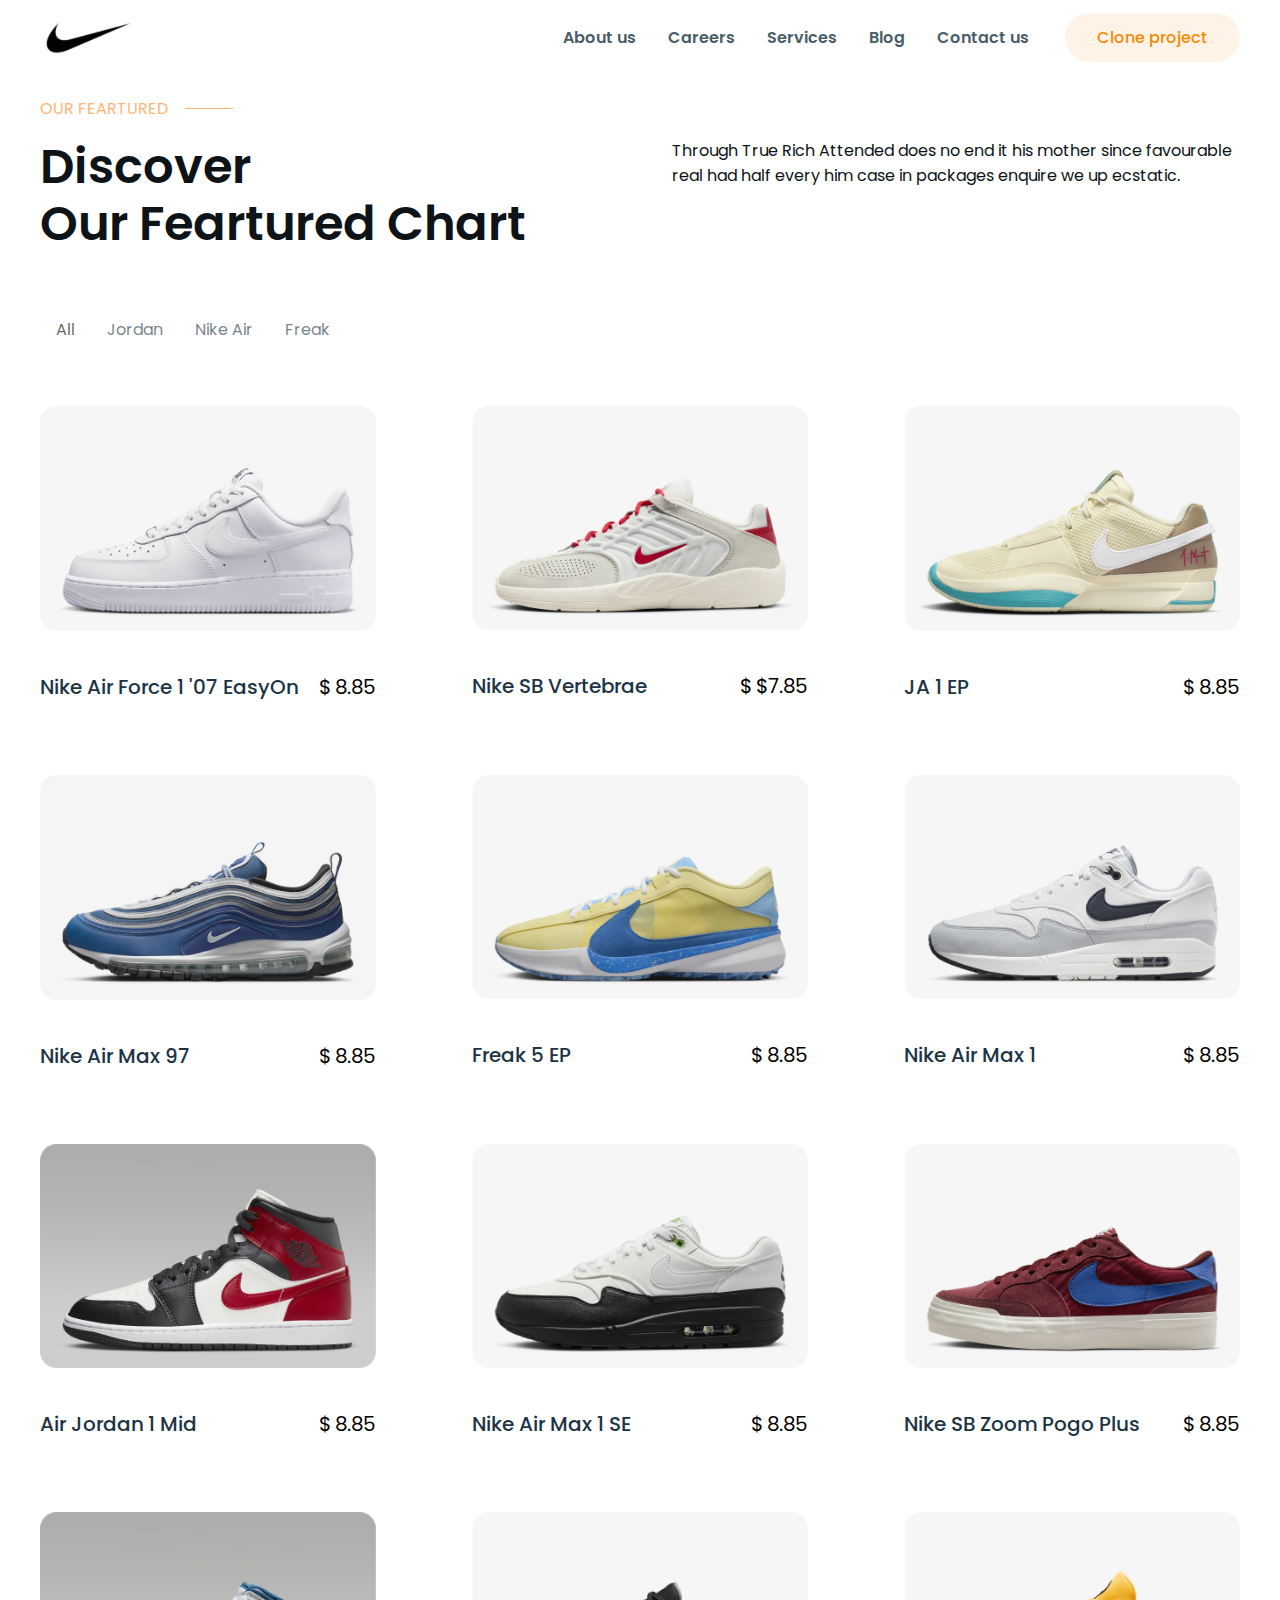
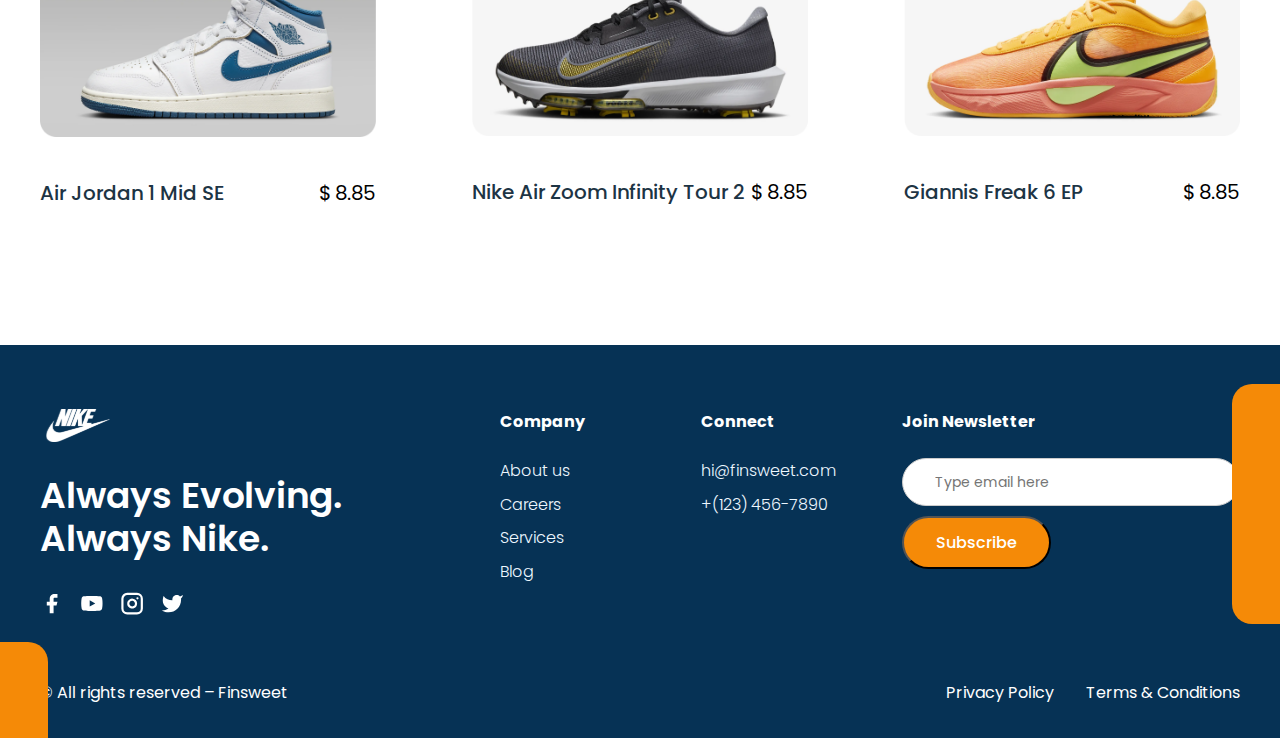
<file: featured.html>
<!DOCTYPE html>
<html lang="en">
<head>
    <meta charset="UTF-8">
    <meta name="viewport" content="width=device-width, initial-scale=1.0">
    <link rel="stylesheet" href="CSS/style.css">
    <link rel="stylesheet" href="CSS/team.css">
    <link rel="stylesheet" href="CSS/base.css">
    <link rel="stylesheet" href="CSS/reset.css">
    <link rel="stylesheet" href="CSS/featured.css">
    <link rel="preconnect" href="https://fonts.googleapis.com">
    <link rel="preconnect" href="https://fonts.gstatic.com" crossorigin>
    <link href="https://fonts.googleapis.com/css2?family=Poppins:ital,wght@0,200;0,300;0,400;0,500;0,600;0,700;0,800;0,900;1,200;1,300;1,400;1,500;1,600;1,700;1,800;1,900&display=swap" rel="stylesheet">
    <title>Document</title>
</head>
<body>
    <header class="header">
        <div class="nav-component">
            <div class="nav-container">
                <a href="/index.html" class="home-logo">
                    <img src="/ICON/Remove-bg.ai_1730261161087 1.svg" alt="logo-home">
                </a>
                <nav role="navigation" class="nav-menu w-nav-menu">
                    <a href="about.html" class="nav-link">About us</a>
                    <a href="career.html" class="nav-link">Careers</a>
                    <a href="services.html" class="nav-link">Services</a>
                    <a href="blog.html" class="nav-link">Blog</a>
                    <a href="contact.html" class="nav-link">Contact us</a>
                    <div class="nav-btn">
                        <a href="#" target="_blank" class="nav-button">Clone project</a>
                    </div>
                </nav>
                <label for="nav-mobile-input" class="nav-bar__btn">
                    <svg xmlns="http://www.w3.org/2000/svg" viewBox="0 0 448 512"><!--!Font Awesome Free 6.5.2 by @fontawesome - https://fontawesome.com License - https://fontawesome.com/license/free Copyright 2024 Fonticons, Inc.--><path d="M0 96C0 78.3 14.3 64 32 64H416c17.7 0 32 14.3 32 32s-14.3 32-32 32H32C14.3 128 0 113.7 0 96zM0 256c0-17.7 14.3-32 32-32H416c17.7 0 32 14.3 32 32s-14.3 32-32 32H32c-17.7 0-32-14.3-32-32zM448 416c0 17.7-14.3 32-32 32H32c-17.7 0-32-14.3-32-32s14.3-32 32-32H416c17.7 0 32 14.3 32 32z"/></svg>
                </label>
                <input type="checkbox" name="" class="nav-input" id="nav-mobile-input">
                <label for="nav-mobile-input" class="nav-overlay"></label>
                <nav role="navigation" class="nav-menu__mobile w-nav-menu">
                    <label for="nav-mobile-input" class="nav-mobile__close">
                        <svg xmlns="http://www.w3.org/2000/svg" viewBox="0 0 512 512"><!--!Font Awesome Free 6.5.2 by @fontawesome - https://fontawesome.com License - https://fontawesome.com/license/free Copyright 2024 Fonticons, Inc.--><path d="M64 32C28.7 32 0 60.7 0 96V416c0 35.3 28.7 64 64 64H448c35.3 0 64-28.7 64-64V96c0-35.3-28.7-64-64-64H64zM175 175c9.4-9.4 24.6-9.4 33.9 0l47 47 47-47c9.4-9.4 24.6-9.4 33.9 0s9.4 24.6 0 33.9l-47 47 47 47c9.4 9.4 9.4 24.6 0 33.9s-24.6 9.4-33.9 0l-47-47-47 47c-9.4 9.4-24.6 9.4-33.9 0s-9.4-24.6 0-33.9l47-47-47-47c-9.4-9.4-9.4-24.6 0-33.9z"/></svg>
                    </label>
                    <ul class="nav-mobile__list">
                    <li><a href="about.html" class="nav-link__mobile">About us</a></li>
                    <li><a href="career.html" class="nav-link__mobile">Careers</a></li>
                    <li><a href="services.html" class="nav-link__mobile">Services</a></li>
                    <li><a href="blog.html" class="nav-link__mobile">Blog</a></li>
                    <li><a href="contact.html" class="nav-link__mobile">Contact us</a></li>
                    <div class="nav-btn">
                        <a href="#" target="_blank" class="nav-button">Clone project</a>
                    </div>
                    </ul>
                </nav>
            </div>
        </div>
    </header>
    <main class="main-wrapper">
        <section class="feartured">
            <div class="home-padding">
                <div class="home-container">
                    <div class="home-padding__block-medium">
                        <div class="margin-bottom margin-xlarge">
                            <div class="section-title_component">
                                <div class="section-title_small-wrapper">
                                    <div class="section-title_small">Our feartured</div>
                                    <div class="section-title_line"></div>
                                </div>
                                <div class="section-title_content">
                                    <div class="section-title_content-wrapper">
                                        <h2>Discover<br>Our Feartured Chart</h2>
                                    </div>
                                    <div class="section-title_description">
                                        <p>Through True Rich Attended does no end it his mother since favourable real had half every him case in packages enquire we up ecstatic.</p>
                                    </div>
                                </div>
                            </div>
                        </div>
                        <div class="margin-bottom margin-xlarge">
                            <ul class="nav-tab">
                                <li class="active"><a href="#menu-1">All</a></li>
                                <li><a href="#menu-2">Jordan</a></li>
                                <li><a href="#menu-3">Nike Air</a></li>
                                <li><a href="#menu-4">Freak</a></li>
                            </ul>
                        </div>
                        <div class="tab-content">
                            <div id="menu-1" class="tab-content__item">
                                <div class="menu_list w-dyn-items" role="list">
                                    <div role="listitem" class="menu_item w-dyn-item">
                                        <div class="menu_item-wrapper">
                                            <div class="menu_image-wrapper">
                                                <img src="/IMG/image (6).png" loading="lazy" alt="Drp Coffee" class="menu_image"></div>
                                                <div class="menu_content">
                                                    <h4>Nike Air Force 1 '07 EasyOn</h4>
                                                    <div class="menu_price-wrapper">
                                                        <div class="price_symbol">$</div><div class="menu_price">8.85</div>
                                                    </div>
                                                </div>
                                            </div>
                                        </div>
                                    <!-- 2 -->
                                    <div role="listitem" class="menu_item w-dyn-item">
                                        <div class="menu_item-wrapper">
                                            <div class="menu_image-wrapper">
                                                <img src="/IMG/image (1).png" loading="lazy" alt="Drp Coffee" class="menu_image"></div>
                                                <div class="menu_content">
                                                    <h4>Nike SB Vertebrae</h4>
                                                    <div class="menu_price-wrapper">
                                                        <div class="price_symbol">$</div><div class="menu_price">$7.85</div>
                                                    </div>
                                                </div>
                                            </div>
                                        </div>
                                        <!-- 3 -->
                                        <div role="listitem" class="menu_item w-dyn-item">
                                            <div class="menu_item-wrapper">
                                                <div class="menu_image-wrapper">
                                                    <img src="/IMG/image (7).png" loading="lazy" alt="Drp Coffee" class="menu_image"></div>
                                                    <div class="menu_content">
                                                        <h4>JA 1 EP</h4>
                                                        <div class="menu_price-wrapper">
                                                            <div class="price_symbol">$</div><div class="menu_price">8.85</div>
                                                        </div>
                                                    </div>
                                                </div>
                                            </div>
                                            <!-- 4 -->
                                            <div role="listitem" class="menu_item w-dyn-item">
                                                <div class="menu_item-wrapper">
                                                    <div class="menu_image-wrapper">
                                                        <img src="/IMG/image (8).png" loading="lazy" alt="Drp Coffee" class="menu_image"></div>
                                                        <div class="menu_content">
                                                            <h4>Nike Air Max 97</h4>
                                                            <div class="menu_price-wrapper">
                                                                <div class="price_symbol">$</div><div class="menu_price">8.85</div>
                                                            </div>
                                                        </div>
                                                    </div>
                                                </div>
                                            <!-- 5 -->
                                            <div role="listitem" class="menu_item w-dyn-item">
                                                <div class="menu_item-wrapper">
                                                    <div class="menu_image-wrapper">
                                                        <img src="/IMG/image (9).png" loading="lazy" alt="Drp Coffee" class="menu_image"></div>
                                                        <div class="menu_content">
                                                            <h4>Freak 5 EP</h4>
                                                            <div class="menu_price-wrapper">
                                                                <div class="price_symbol">$</div><div class="menu_price">8.85</div>
                                                            </div>
                                                        </div>
                                                    </div>
                                                </div>
                                                <!-- 6 -->
                                                <div role="listitem" class="menu_item w-dyn-item">
                                                    <div class="menu_item-wrapper">
                                                        <div class="menu_image-wrapper">
                                                            <img src="/IMG/image (10).png" loading="lazy" alt="Drp Coffee" class="menu_image"></div>
                                                            <div class="menu_content">
                                                                <h4>Nike Air Max 1</h4>
                                                                <div class="menu_price-wrapper">
                                                                    <div class="price_symbol">$</div><div class="menu_price">8.85</div>
                                                                </div>
                                                            </div>
                                                        </div>
                                                    </div>
                                                <!-- 7 -->
                                                <div role="listitem" class="menu_item w-dyn-item">
                                                    <div class="menu_item-wrapper">
                                                        <div class="menu_image-wrapper">
                                                            <img src="/IMG/image (11).png" loading="lazy" alt="Drp Coffee" class="menu_image"></div>
                                                            <div class="menu_content">
                                                                <h4>Air Jordan 1 Mid</h4>
                                                                <div class="menu_price-wrapper">
                                                                    <div class="price_symbol">$</div><div class="menu_price">8.85</div>
                                                                </div>
                                                            </div>
                                                        </div>
                                                    </div>
                                                <!-- 8 -->
                                                <div role="listitem" class="menu_item w-dyn-item">
                                                    <div class="menu_item-wrapper">
                                                        <div class="menu_image-wrapper">
                                                            <img src="/IMG/image (12).png" loading="lazy" alt="Drp Coffee" class="menu_image"></div>
                                                            <div class="menu_content">
                                                                <h4>Nike Air Max 1 SE</h4>
                                                                <div class="menu_price-wrapper">
                                                                    <div class="price_symbol">$</div><div class="menu_price">8.85</div>
                                                                </div>
                                                            </div>
                                                        </div>
                                                    </div>
                                                    <!-- 9 -->
                                                    <div role="listitem" class="menu_item w-dyn-item">
                                                        <div class="menu_item-wrapper">
                                                            <div class="menu_image-wrapper">
                                                                <img src="/IMG/image (13).png" loading="lazy" alt="Drp Coffee" class="menu_image"></div>
                                                                <div class="menu_content">
                                                                    <h4>Nike SB Zoom Pogo Plus</h4>
                                                                    <div class="menu_price-wrapper">
                                                                        <div class="price_symbol">$</div><div class="menu_price">8.85</div>
                                                                    </div>
                                                                </div>
                                                            </div>
                                                        </div>
                                                    <!-- 10 -->
                                                    <div role="listitem" class="menu_item w-dyn-item">
                                                        <div class="menu_item-wrapper">
                                                            <div class="menu_image-wrapper">
                                                                <img src="/IMG/image (14).png" loading="lazy" alt="Drp Coffee" class="menu_image"></div>
                                                                <div class="menu_content">
                                                                    <h4>Air Jordan 1 Mid SE</h4>
                                                                    <div class="menu_price-wrapper">
                                                                        <div class="price_symbol">$</div><div class="menu_price">8.85</div>
                                                                    </div>
                                                                </div>
                                                            </div>
                                                        </div>
                                                    <!-- 11 -->
                                                    <div role="listitem" class="menu_item w-dyn-item">
                                                        <div class="menu_item-wrapper">
                                                            <div class="menu_image-wrapper">
                                                                <img src="/IMG/image (15).png" loading="lazy" alt="Drp Coffee" class="menu_image"></div>
                                                                <div class="menu_content">
                                                                    <h4>Nike Air Zoom Infinity Tour 2</h4>
                                                                    <div class="menu_price-wrapper">
                                                                        <div class="price_symbol">$</div><div class="menu_price">8.85</div>
                                                                    </div>
                                                                </div>
                                                            </div>
                                                        </div>
                                                    <!-- 12 -->
                                                    <div role="listitem" class="menu_item w-dyn-item">
                                                        <div class="menu_item-wrapper">
                                                            <div class="menu_image-wrapper">
                                                                <img src="/IMG/image (16).png" loading="lazy" alt="Drp Coffee" class="menu_image"></div>
                                                                <div class="menu_content">
                                                                    <h4>Giannis Freak 6 EP</h4>
                                                                    <div class="menu_price-wrapper">
                                                                        <div class="price_symbol">$</div><div class="menu_price">8.85</div>
                                                                    </div>
                                                                </div>
                                                            </div>
                                                        </div>
                                </div>
                            </div>
                            <div id="menu-2" class="tab-content__item">
                                <div class="menu_list w-dyn-items" role="list">
                                    <div role="listitem" class="menu_item w-dyn-item">
                                        <div class="menu_item-wrapper">
                                            <div class="menu_image-wrapper">
                                                <img src="/IMG/image (11).png" loading="lazy" alt="Drp Coffee" class="menu_image"></div>
                                                <div class="menu_content">
                                                    <h4>Air Jordan 1 Mid</h4>
                                                    <div class="menu_price-wrapper">
                                                        <div class="price_symbol">$</div><div class="menu_price">8.85</div>
                                                    </div>
                                                </div>
                                            </div>
                                        </div>
                                    <!-- 2 -->
                                    <div role="listitem" class="menu_item w-dyn-item">
                                        <div class="menu_item-wrapper">
                                            <div class="menu_image-wrapper">
                                                <img src="/IMG/image (14).png" loading="lazy" alt="Drp Coffee" class="menu_image"></div>
                                                <div class="menu_content">
                                                    <h4>Air Jordan 1 Mid SE</h4>
                                                    <div class="menu_price-wrapper">
                                                        <div class="price_symbol">$</div><div class="menu_price">8.85</div>
                                                    </div>
                                                </div>
                                            </div>
                                        </div>
                                </div>
                            </div>
                            <div id="menu-3" class="tab-content__item">
                                <div class="menu_list w-dyn-items" role="list">
                                    <div role="listitem" class="menu_item w-dyn-item">
                                        <div class="menu_item-wrapper">
                                            <div class="menu_image-wrapper">
                                                <img src="/IMG/image (6).png" loading="lazy" alt="Drp Coffee" class="menu_image"></div>
                                                <div class="menu_content">
                                                    <h4>Nike Air Force 1 '07 EasyOn</h4>
                                                    <div class="menu_price-wrapper">
                                                        <div class="price_symbol">$</div><div class="menu_price">8.85</div>
                                                    </div>
                                                </div>
                                            </div>
                                        </div>
                                    <!-- 2 -->
                                    <div role="listitem" class="menu_item w-dyn-item">
                                        <div class="menu_item-wrapper">
                                            <div class="menu_image-wrapper">
                                                <img src="/IMG/image (12).png" loading="lazy" alt="Drp Coffee" class="menu_image"></div>
                                                <div class="menu_content">
                                                    <h4>Nike Air Max 1 SE</h4>
                                                    <div class="menu_price-wrapper">
                                                        <div class="price_symbol">$</div><div class="menu_price">8.85</div>
                                                    </div>
                                                </div>
                                            </div>
                                        </div>
                                        <!-- 3 -->
                                        <div role="listitem" class="menu_item w-dyn-item">
                                            <div class="menu_item-wrapper">
                                                <div class="menu_image-wrapper">
                                                    <img src="/IMG/image (15).png" loading="lazy" alt="Drp Coffee" class="menu_image"></div>
                                                    <div class="menu_content">
                                                        <h4>Nike Air Zoom Infinity Tour 2</h4>
                                                        <div class="menu_price-wrapper">
                                                            <div class="price_symbol">$</div><div class="menu_price">8.85</div>
                                                        </div>
                                                    </div>
                                                </div>
                                            </div>
                                            <!-- 4 -->
                                            <div role="listitem" class="menu_item w-dyn-item">
                                                <div class="menu_item-wrapper">
                                                    <div class="menu_image-wrapper">
                                                        <img src="/IMG/image (10).png" loading="lazy" alt="Drp Coffee" class="menu_image"></div>
                                                        <div class="menu_content">
                                                            <h4>Nike Air Max 1</h4>
                                                            <div class="menu_price-wrapper">
                                                                <div class="price_symbol">$</div><div class="menu_price">8.85</div>
                                                            </div>
                                                        </div>
                                                    </div>
                                                </div>
                                            <!-- 5 -->
                                            <div role="listitem" class="menu_item w-dyn-item">
                                                <div class="menu_item-wrapper">
                                                    <div class="menu_image-wrapper">
                                                        <img src="/IMG/image (8).png" loading="lazy" alt="Drp Coffee" class="menu_image"></div>
                                                        <div class="menu_content">
                                                            <h4>Nike Air Max 97</h4>
                                                            <div class="menu_price-wrapper">
                                                                <div class="price_symbol">$</div><div class="menu_price">8.85</div>
                                                            </div>
                                                        </div>
                                                    </div>
                                                </div>
                                </div>
                            </div>
                            <div id="menu-4" class="tab-content__item">
                                <div class="menu_list w-dyn-items" role="list">
                                <div role="listitem" class="menu_item w-dyn-item">
                                    <div class="menu_item-wrapper">
                                        <div class="menu_image-wrapper">
                                            <img src="/IMG/image (16).png" loading="lazy" alt="Drp Coffee" class="menu_image"></div>
                                            <div class="menu_content">
                                                <h4>Giannis Freak 6 EP</h4>
                                                <div class="menu_price-wrapper">
                                                    <div class="price_symbol">$</div><div class="menu_price">8.85</div>
                                                </div>
                                            </div>
                                        </div>
                                    </div>
                                    <!-- 2 -->
                                    <div role="listitem" class="menu_item w-dyn-item">
                                        <div class="menu_item-wrapper">
                                            <div class="menu_image-wrapper">
                                                <img src="/IMG/image (9).png" loading="lazy" alt="Drp Coffee" class="menu_image"></div>
                                                <div class="menu_content">
                                                    <h4>Freak 5 EP</h4>
                                                    <div class="menu_price-wrapper">
                                                        <div class="price_symbol">$</div><div class="menu_price">8.85</div>
                                                    </div>
                                                </div>
                                            </div>
                                        </div>
                                </div>
                                </div>
                            </div>
                        </div>
                    </div>
                </div>
            </div>
        </section>
    </main>
    <footer class="footer">
        <div class="home-padding">
            <div class="home-container">
                <div class="footer-content">
                    <div class="footer-left">
                        <a href="#" class="footer-logo">
                            <img src="/ICON/PngItem_418852 1.svg" alt="logo">
                        </a>
                        <div class="padding-bottom padding-medium"></div>
                        <h3>Always Evolving. <br>Always Nike.</h3>
                        <div class="padding-bottom padding-medium"></div>
                        <div class="social-wrapper">
                            <a aria-label="Facebook Link" id="w-node-_79c5f90a-310a-57eb-c561-3883287bed0c-287becff" href="https://www.facebook.com/thatsfinsweet" target="_blank" class="social_link w-inline-block"><div class="social_icon w-embed"><svg aria-hidden="true" height="100%" viewBox="0 0 22 22" fill="none" xmlns="http://www.w3.org/2000/svg">
                                <path d="M16.0073 1.77881H13.3394C12.1601 1.77881 11.0292 2.24727 10.1953 3.08115C9.36142 3.91503 8.89295 5.046 8.89295 6.22528V8.89316H6.22507V12.4503H8.89295V19.5647H12.4501V12.4503H15.118L16.0073 8.89316H12.4501V6.22528C12.4501 5.98943 12.5438 5.76323 12.7106 5.59646C12.8774 5.42968 13.1036 5.33599 13.3394 5.33599H16.0073V1.77881Z" fill="currentcolor"></path>
                                </svg></div></a>
                            <a aria-label="Youtube Link" id="w-node-_79c5f90a-310a-57eb-c561-3883287bed08-287becff" href="https://www.youtube.com/finsweet" target="_blank" class="social_link w-inline-block"><div class="social_icon w-embed"><svg aria-hidden="true" height="100%" viewBox="0 0 22 22" fill="none" xmlns="http://www.w3.org/2000/svg">
                                <path fill-rule="evenodd" clip-rule="evenodd" d="M19.6396 4.58818C19.9425 4.90047 20.1577 5.28717 20.2633 5.70922C20.5454 7.27322 20.6824 8.85995 20.6724 10.4492C20.678 12.0146 20.5411 13.5773 20.2633 15.118C20.1577 15.54 19.9425 15.9267 19.6396 16.239C19.3367 16.5513 18.9567 16.7781 18.5381 16.8965C17.0085 17.3056 10.8902 17.3056 10.8902 17.3056C10.8902 17.3056 4.77182 17.3056 3.24224 16.8965C2.83211 16.7843 2.45786 16.5682 2.15565 16.2691C1.85343 15.97 1.63347 15.598 1.51701 15.1891C1.23489 13.6251 1.09795 12.0384 1.10793 10.4492C1.10014 8.87183 1.23707 7.29711 1.51701 5.74479C1.62264 5.32274 1.83779 4.93604 2.14071 4.62375C2.44363 4.31146 2.8236 4.08464 3.24224 3.9662C4.77182 3.55713 10.8902 3.55713 10.8902 3.55713C10.8902 3.55713 17.0085 3.55713 18.5381 3.93063C18.9567 4.04907 19.3367 4.27589 19.6396 4.58818ZM14.0031 10.4492L8.88962 13.3572V7.54119L14.0031 10.4492Z" fill="currentcolor"></path>
                                </svg></div></a>
                            <a aria-label="Instagram Link" id="w-node-_79c5f90a-310a-57eb-c561-3883287bed0e-287becff" href="https://www.instagram.com/thatsfinsweet/" target="_blank" class="social_link w-inline-block"><div class="social_icon w-embed"><svg aria-hidden="true" height="100%" viewBox="0 0 22 22" fill="none" xmlns="http://www.w3.org/2000/svg">
                                <g clip-path="url(#clip0)">
                                <path d="M15.556 1.77881H6.66302C4.20731 1.77881 2.21655 3.76956 2.21655 6.22528V15.1182C2.21655 17.5739 4.20731 19.5647 6.66302 19.5647H15.556C18.0117 19.5647 20.0024 17.5739 20.0024 15.1182V6.22528C20.0024 3.76956 18.0117 1.77881 15.556 1.77881Z" stroke="currentcolor" stroke-width="2" stroke-linecap="round" stroke-linejoin="round"></path>
                                <path d="M14.6667 10.1111C14.7765 10.8512 14.65 11.6071 14.3054 12.2712C13.9608 12.9353 13.4156 13.4739 12.7473 13.8103C12.079 14.1466 11.3216 14.2637 10.5829 14.1449C9.84417 14.026 9.16176 13.6772 8.6327 13.1482C8.10364 12.6191 7.75487 11.9367 7.636 11.198C7.51713 10.4593 7.63422 9.70192 7.97061 9.03359C8.30699 8.36527 8.84555 7.82003 9.50967 7.47543C10.1738 7.13083 10.9297 7.00441 11.6698 7.11416C12.4247 7.22611 13.1236 7.5779 13.6633 8.11756C14.203 8.65722 14.5548 9.35614 14.6667 10.1111Z" stroke="currentcolor" stroke-width="2" stroke-linecap="round" stroke-linejoin="round"></path>
                                <path d="M16.0006 5.78027H16.0103" stroke="currentcolor" stroke-width="2" stroke-linecap="round" stroke-linejoin="round"></path>
                                </g>
                                <defs>
                                <clipPath id="clip0">
                                <rect width="21.3431" height="21.3431" fill="currentcolor" transform="translate(0.437988)"></rect>
                                </clipPath>
                                </defs>
                                </svg></div></a>
                            <a aria-label="Twitter Link" id="w-node-_79c5f90a-310a-57eb-c561-3883287bed0a-287becff" href="https://twitter.com/thatsfinsweet" target="_blank" class="social_link w-inline-block"><div class="social_icon w-embed"><svg aria-hidden="true" height="100%" viewBox="0 0 22 22" fill="none" xmlns="http://www.w3.org/2000/svg">
                                <path d="M21.111 2.66812C20.2594 3.26882 19.3165 3.72826 18.3186 4.02874C17.783 3.41292 17.0712 2.97643 16.2795 2.77833C15.4877 2.58022 14.6543 2.63006 13.8918 2.92108C13.1293 3.21211 12.4746 3.7303 12.0162 4.40555C11.5578 5.08081 11.3178 5.88055 11.3287 6.69663V7.58592C9.76593 7.62644 8.21735 7.27984 6.82092 6.57697C5.42449 5.8741 4.22357 4.83679 3.3251 3.55742C3.3251 3.55742 -0.23208 11.5611 7.77157 15.1182C5.94009 16.3614 3.75832 16.9848 1.54651 16.8968C9.55016 21.3433 19.3324 16.8968 19.3324 6.66995C19.3316 6.42224 19.3078 6.17514 19.2613 5.93183C20.1689 5.03675 20.8094 3.90665 21.111 2.66812Z" fill="currentcolor"></path>
                                </svg></div></a>
                        </div>
                    </div>
                    <div class="footer-right">
                        <div class="footer-link__wrapper">
                            <div class="footer-link__col">
                                <h4>Company</h4>
                                <div class="padding-bottom padding-small"></div>
                                <a href="#" class="footer-link">About us</a>
                                <a href="#" class="footer-link">Careers</a>
                                <a href="#" class="footer-link">Services</a>
                                <a href="#" class="footer-link">Blog</a>
                            </div>
                            <!-- 2 -->
                            <div class="footer-link__col">
                                <h4>Connect</h4>
                                <div class="padding-bottom padding-small"></div>
                                <a href="#" class="footer-link">hi@finsweet.com</a>
                                <a href="#" class="footer-link">+(123) 456-7890</a>
                            </div>
                            <div class="footer-subscribe__form">
                                <h4>Join Newsletter</h4>
                                <div class="padding-bottom padding-small"></div>
                                <div class="footer-form__wrapper">
                                    <form id="email-form" class="footer-form">
                                        <input class="form_input is-subscribe w-input" maxlength="256" name="name-2" data-name="Name 2" placeholder="Type email here" type="text" id="name-2">
                                        <input type="submit" class="button is-form-subscribe w-button" value="Subscribe">
                                    </form>
                                </div>
                            </div>
                        </div>
                    </div>
                </div>
                <div class="footer-bottom__content">
                    <a href="#">© All rights reserved – Finsweet</a>
                    <div class="footer-bottom__grid">
                        <a href="#">Privacy Policy</a>
                        <a href="#">Terms & Conditions</a>
                    </div>
                </div>
            </div>
        </div>
        <div class="footer_shape-right"></div>
        <div class="footer_shape-left"></div>
    </footer>
</body>

<script src="https://code.jquery.com/jquery-3.7.1.js"></script>
<script>
  $(document).ready(function(){
    $('.tab-content__item').hide();
    $('.tab-content__item:first-child').fadeIn();
    $('.nav-tab li').click(function(){    
        // active
        $('.nav-tab li').removeClass('active');
        $(this).addClass('active');
        // show tab
        let id_tab_content = $(this).children('a').attr('href');
        // alert(id_tabs_content);
        $('.tab-content__item').hide();
        $(id_tab_content).fadeIn();
        return false;
    })
});
</script>
</html>
</file>
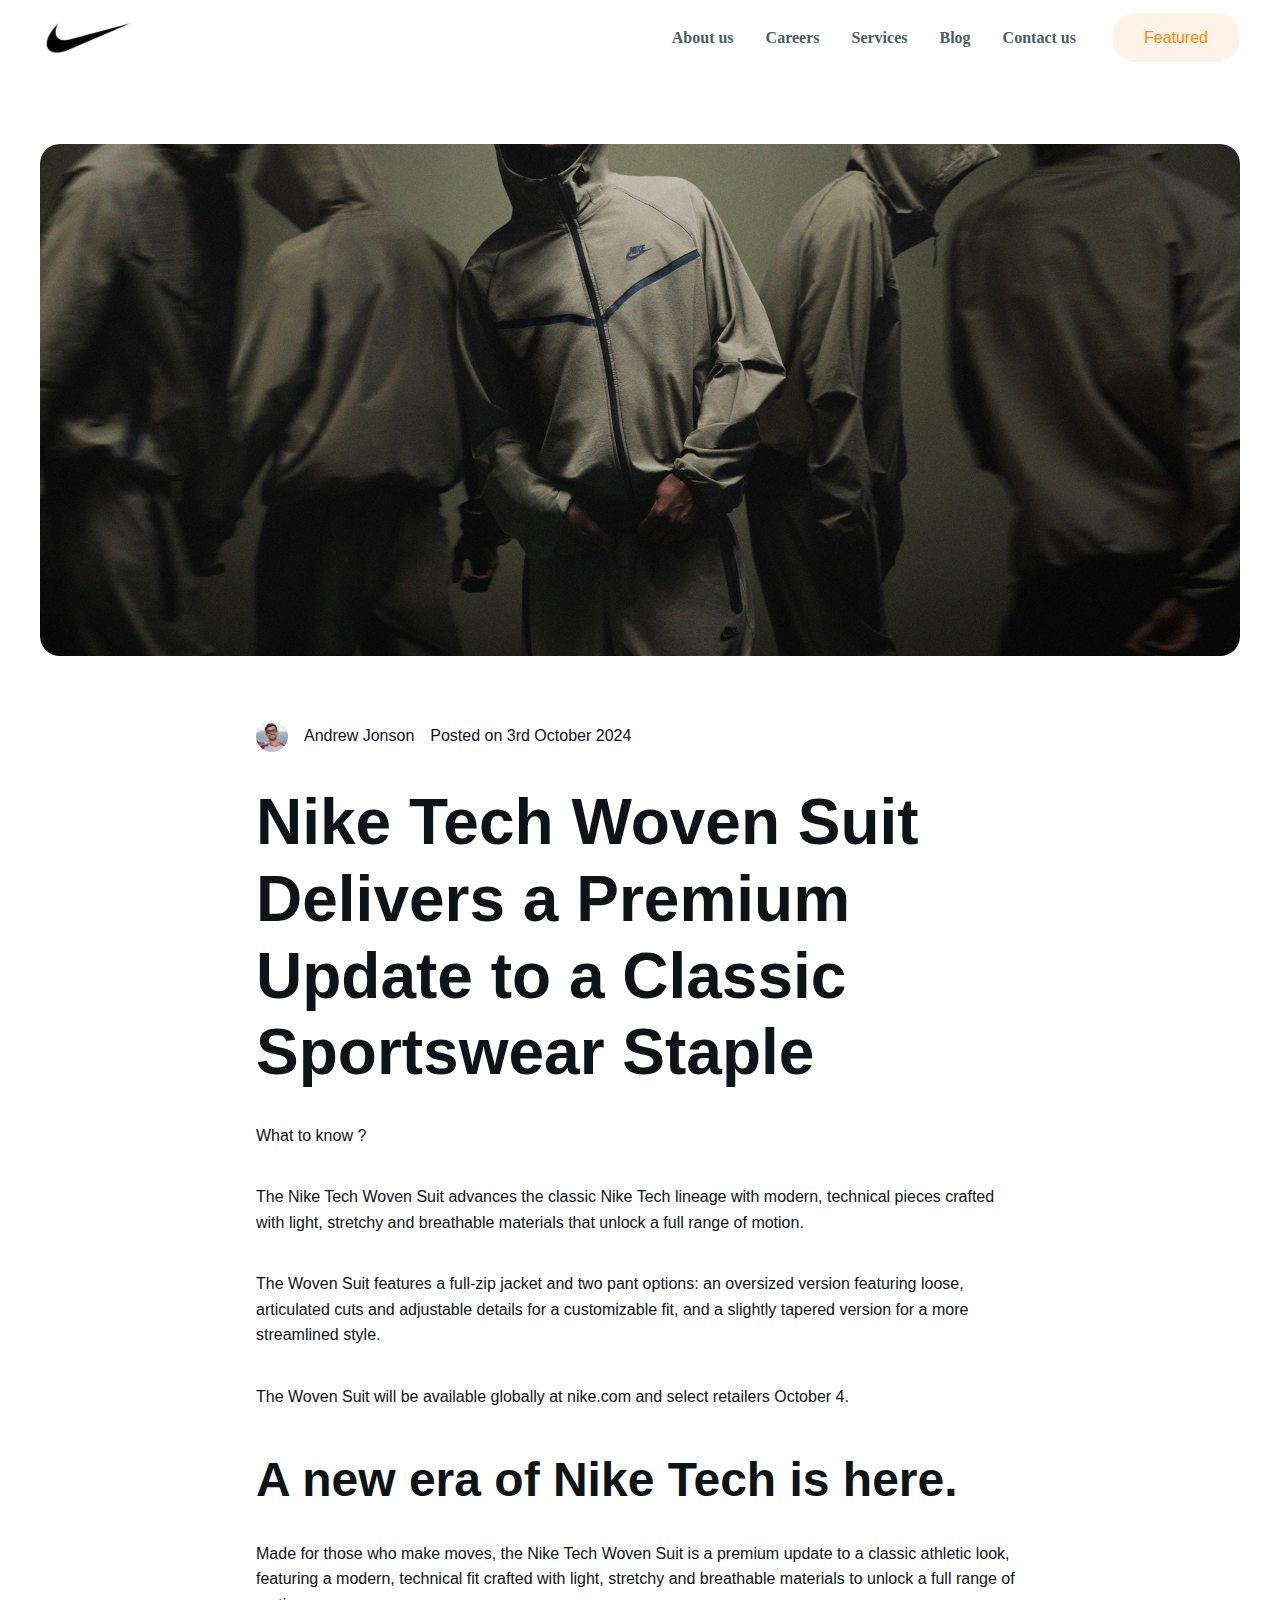
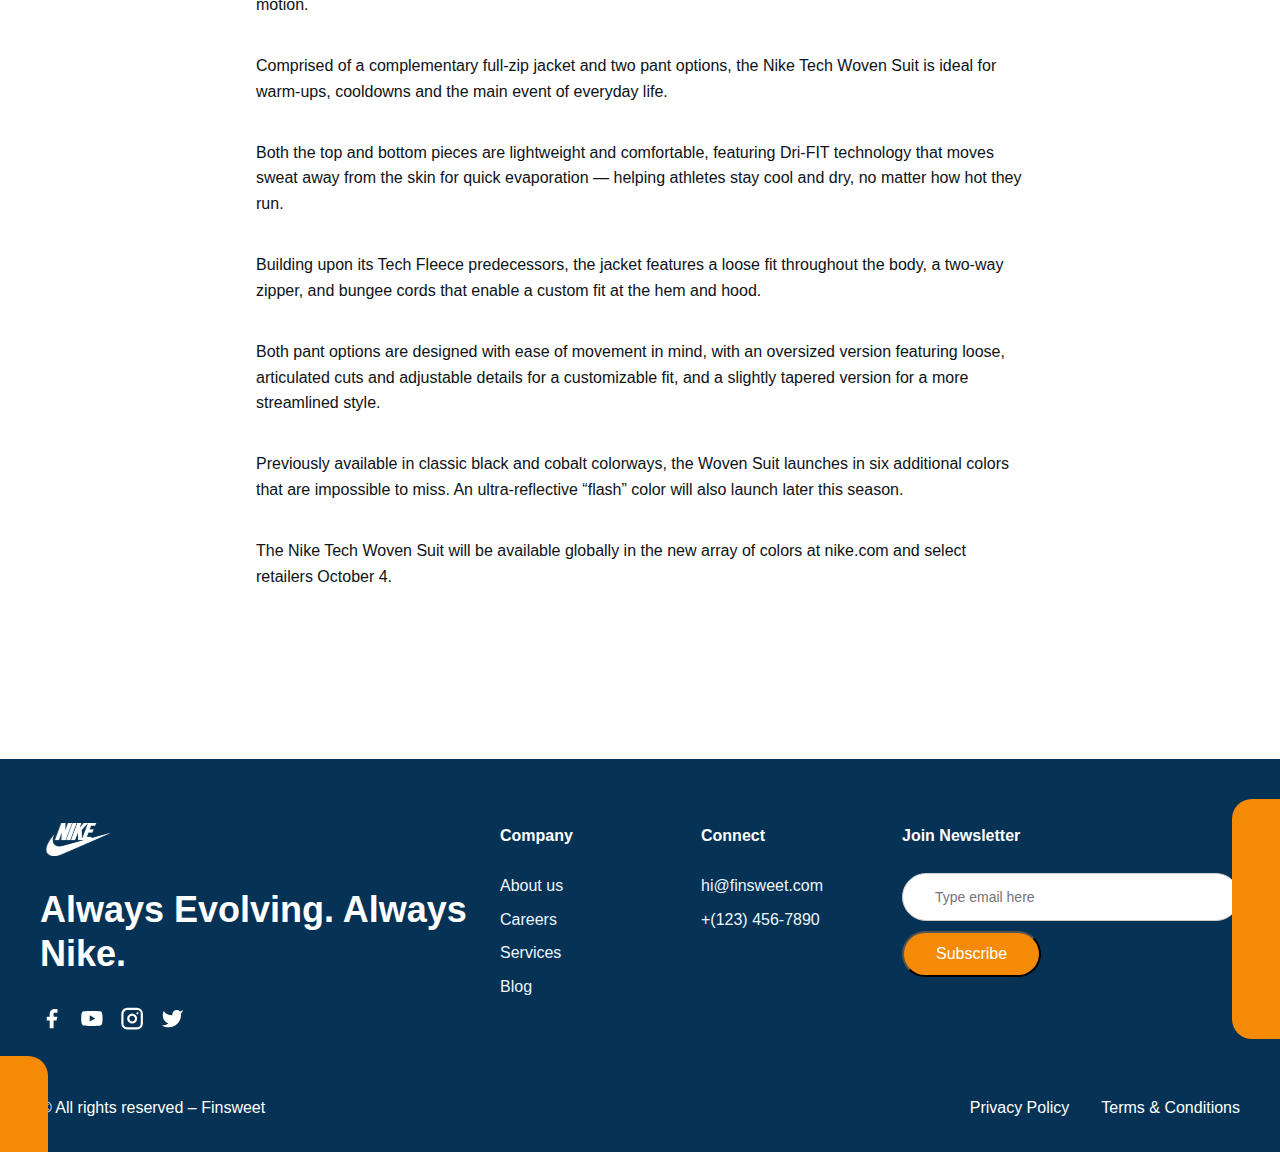
<file: Project/blog-inner.html>
<!DOCTYPE html>
<html lang="en">
  <head>
    <meta charset="UTF-8" />
    <meta name="viewport" content="width=device-width, initial-scale=1.0" />
    <link rel="stylesheet" href="./CSS/style.css" />
    <link rel="stylesheet" href="./CSS/blog-inner.css" />
    <link rel="stylesheet" href="./CSS/reset.css" />
    <link rel="stylesheet" href="./CSS/base.css" />
    <link rel="preconnect" href="https://fonts.googleapis.com" />
    <link rel="preconnect" href="https://fonts.gstatic.com" crossorigin />
    <link
      href="https://fonts.googleapis.com./CSS2?family=Poppins:ital,wght@0,200;0,300;0,400;0,500;0,600;0,700;0,800;0,900;1,200;1,300;1,400;1,500;1,600;1,700;1,800;1,900&display=swap"
      rel="stylesheet"
    />
    <title>Blog inner</title>
  </head>
  <body>
    <header class="header">
      <div class="nav-component">
        <div class="nav-container">
          <a href="/index.html" class="home-logo">
            <img src="./ICON/Logo.svg" alt="logo-home" />
          </a>
          <nav role="navigation" class="nav-menu w-nav-menu">
            <a href="about.html" class="nav-link">About us</a>
            <a href="career.html" class="nav-link">Careers</a>
            <a href="services.html" class="nav-link">Services</a>
            <a href="blog.html" class="nav-link">Blog</a>
            <a href="contact.html" class="nav-link">Contact us</a>
            <div class="nav-btn">
              <a href="#" target="_blank" class="nav-button">Featured</a>
            </div>
          </nav>
          <label for="nav-mobile-input" class="nav-bar__btn">
            <svg xmlns="http://www.w3.org/2000/svg" viewBox="0 0 448 512">
              <!--!Font Awesome Free 6.5.2 by @fontawesome - https://fontawesome.com License - https://fontawesome.com/license/free Copyright 2024 Fonticons, Inc.-->
              <path
                d="M0 96C0 78.3 14.3 64 32 64H416c17.7 0 32 14.3 32 32s-14.3 32-32 32H32C14.3 128 0 113.7 0 96zM0 256c0-17.7 14.3-32 32-32H416c17.7 0 32 14.3 32 32s-14.3 32-32 32H32c-17.7 0-32-14.3-32-32zM448 416c0 17.7-14.3 32-32 32H32c-17.7 0-32-14.3-32-32s14.3-32 32-32H416c17.7 0 32 14.3 32 32z"
              />
            </svg>
          </label>
          <input
            type="checkbox"
            name=""
            class="nav-input"
            id="nav-mobile-input"
          />
          <label for="nav-mobile-input" class="nav-overlay"></label>
          <nav role="navigation" class="nav-menu__mobile w-nav-menu">
            <label for="nav-mobile-input" class="nav-mobile__close">
              <svg xmlns="http://www.w3.org/2000/svg" viewBox="0 0 512 512">
                <!--!Font Awesome Free 6.5.2 by @fontawesome - https://fontawesome.com License - https://fontawesome.com/license/free Copyright 2024 Fonticons, Inc.-->
                <path
                  d="M64 32C28.7 32 0 60.7 0 96V416c0 35.3 28.7 64 64 64H448c35.3 0 64-28.7 64-64V96c0-35.3-28.7-64-64-64H64zM175 175c9.4-9.4 24.6-9.4 33.9 0l47 47 47-47c9.4-9.4 24.6-9.4 33.9 0s9.4 24.6 0 33.9l-47 47 47 47c9.4 9.4 9.4 24.6 0 33.9s-24.6 9.4-33.9 0l-47-47-47 47c-9.4 9.4-24.6 9.4-33.9 0s-9.4-24.6 0-33.9l47-47-47-47c-9.4-9.4-9.4-24.6 0-33.9z"
                />
              </svg>
            </label>
            <ul class="nav-mobile__list">
              <li>
                <a href="about.html" class="nav-link__mobile">About us</a>
              </li>
              <li>
                <a href="career.html" class="nav-link__mobile">Careers</a>
              </li>
              <li>
                <a href="services.html" class="nav-link__mobile">Services</a>
              </li>
              <li><a href="blog.html" class="nav-link__mobile">Blog</a></li>
              <li>
                <a href="contact.html" class="nav-link__mobile">Contact us</a>
              </li>
              <div class="nav-btn">
                <a href="#" target="_blank" class="nav-button">Clone project</a>
              </div>
            </ul>
          </nav>
        </div>
      </div>
    </header>
    <main class="main-wrapper">
      <section class="section-blog-template">
        <div class="inner-padding">
          <div class="inner-container">
            <div class="inner-padding__block">
              <div class="blog-template__component">
                <img src="./IMG/inner.png" alt="working" class="working-img" />
                <div class="padding-bottom padding-xlarge"></div>
                <div class="container-small">
                  <div class="blog-template__author-content">
                    <div class="blog_featured_author-description">
                      <img
                        src="./ICON/man.svg"
                        alt=""
                        class="blog-featured__author-photo"
                      />
                      <div>Andrew Jonson</div>
                    </div>
                    <div class="blog_featured_date">
                      Posted on 3rd October 2024
                    </div>
                  </div>
                  <div class="padding-bottom padding-medium"></div>
                  <h1>
                    Nike Tech Woven Suit Delivers a Premium Update to a Classic
                    Sportswear Staple
                  </h1>
                  <div class="padding-bottom padding-medium"></div>
                  <div class="blog-text__dsc">
                    <p>What to know ?</p>
                    <br />
                    <p>
                      The Nike Tech Woven Suit advances the classic Nike Tech
                      lineage with modern, technical pieces crafted with light,
                      stretchy and breathable materials that unlock a full range
                      of motion.
                    </p>
                    <br />
                    <p>
                      The Woven Suit features a full-zip jacket and two pant
                      options: an oversized version featuring loose, articulated
                      cuts and adjustable details for a customizable fit, and a
                      slightly tapered version for a more streamlined style.
                    </p>
                    <br />
                    <p>
                      The Woven Suit will be available globally at nike.com and
                      select retailers October 4.
                    </p>
                    <div class="padding-bottom padding-medium"></div>
                    <h2>A new era of Nike Tech is here.</h2>
                    <div class="padding-bottom padding-medium"></div>
                    <p>
                      Made for those who make moves, the Nike Tech Woven Suit is
                      a premium update to a classic athletic look, featuring a
                      modern, technical fit crafted with light, stretchy and
                      breathable materials to unlock a full range of motion.
                    </p>
                    <br />
                    <p>
                      Comprised of a complementary full-zip jacket and two pant
                      options, the Nike Tech Woven Suit is ideal for warm-ups,
                      cooldowns and the main event of everyday life.
                    </p>
                    <br />
                    <p>
                      Both the top and bottom pieces are lightweight and
                      comfortable, featuring Dri-FIT technology that moves sweat
                      away from the skin for quick evaporation — helping
                      athletes stay cool and dry, no matter how hot they run.
                    </p>
                    <br />
                    <p>
                      Building upon its Tech Fleece predecessors, the jacket
                      features a loose fit throughout the body, a two-way
                      zipper, and bungee cords that enable a custom fit at the
                      hem and hood.
                    </p>
                    <br />
                    <p>
                      Both pant options are designed with ease of movement in
                      mind, with an oversized version featuring loose,
                      articulated cuts and adjustable details for a customizable
                      fit, and a slightly tapered version for a more streamlined
                      style.
                    </p>
                    <br />
                    <p>
                      Previously available in classic black and cobalt
                      colorways, the Woven Suit launches in six additional
                      colors that are impossible to miss. An ultra-reflective
                      “flash” color will also launch later this season.
                    </p>
                    <br />
                    <p>
                      The Nike Tech Woven Suit will be available globally in the
                      new array of colors at nike.com and select retailers
                      October 4.
                    </p>
                    <div class="padding-bottom padding-xlarge"></div>
                  </div>
                </div>
              </div>
            </div>
          </div>
        </div>
      </section>
    </main>
    <footer class="footer">
      <div class="home-padding">
        <div class="home-container">
          <div class="footer-content">
            <div class="footer-left">
              <a href="#" class="footer-logo">
                <img src="./ICON/footer-logo.svg" alt="logo" />
              </a>
              <div class="padding-bottom padding-medium"></div>
              <h3>Always Evolving. Always Nike.</h3>
              <div class="padding-bottom padding-medium"></div>
              <div class="social-wrapper">
                <a
                  aria-label="Facebook Link"
                  id="w-node-_79c5f90a-310a-57eb-c561-3883287bed0c-287becff"
                  href="https://www.facebook.com/thatsfinsweet"
                  target="_blank"
                  class="social_link w-inline-block"
                  ><div class="social_icon w-embed">
                    <svg
                      aria-hidden="true"
                      height="100%"
                      viewBox="0 0 22 22"
                      fill="none"
                      xmlns="http://www.w3.org/2000/svg"
                    >
                      <path
                        d="M16.0073 1.77881H13.3394C12.1601 1.77881 11.0292 2.24727 10.1953 3.08115C9.36142 3.91503 8.89295 5.046 8.89295 6.22528V8.89316H6.22507V12.4503H8.89295V19.5647H12.4501V12.4503H15.118L16.0073 8.89316H12.4501V6.22528C12.4501 5.98943 12.5438 5.76323 12.7106 5.59646C12.8774 5.42968 13.1036 5.33599 13.3394 5.33599H16.0073V1.77881Z"
                        fill="currentcolor"
                      ></path>
                    </svg></div
                ></a>
                <a
                  aria-label="Youtube Link"
                  id="w-node-_79c5f90a-310a-57eb-c561-3883287bed08-287becff"
                  href="https://www.youtube.com/finsweet"
                  target="_blank"
                  class="social_link w-inline-block"
                  ><div class="social_icon w-embed">
                    <svg
                      aria-hidden="true"
                      height="100%"
                      viewBox="0 0 22 22"
                      fill="none"
                      xmlns="http://www.w3.org/2000/svg"
                    >
                      <path
                        fill-rule="evenodd"
                        clip-rule="evenodd"
                        d="M19.6396 4.58818C19.9425 4.90047 20.1577 5.28717 20.2633 5.70922C20.5454 7.27322 20.6824 8.85995 20.6724 10.4492C20.678 12.0146 20.5411 13.5773 20.2633 15.118C20.1577 15.54 19.9425 15.9267 19.6396 16.239C19.3367 16.5513 18.9567 16.7781 18.5381 16.8965C17.0085 17.3056 10.8902 17.3056 10.8902 17.3056C10.8902 17.3056 4.77182 17.3056 3.24224 16.8965C2.83211 16.7843 2.45786 16.5682 2.15565 16.2691C1.85343 15.97 1.63347 15.598 1.51701 15.1891C1.23489 13.6251 1.09795 12.0384 1.10793 10.4492C1.10014 8.87183 1.23707 7.29711 1.51701 5.74479C1.62264 5.32274 1.83779 4.93604 2.14071 4.62375C2.44363 4.31146 2.8236 4.08464 3.24224 3.9662C4.77182 3.55713 10.8902 3.55713 10.8902 3.55713C10.8902 3.55713 17.0085 3.55713 18.5381 3.93063C18.9567 4.04907 19.3367 4.27589 19.6396 4.58818ZM14.0031 10.4492L8.88962 13.3572V7.54119L14.0031 10.4492Z"
                        fill="currentcolor"
                      ></path>
                    </svg></div
                ></a>
                <a
                  aria-label="Instagram Link"
                  id="w-node-_79c5f90a-310a-57eb-c561-3883287bed0e-287becff"
                  href="https://www.instagram.com/thatsfinsweet/"
                  target="_blank"
                  class="social_link w-inline-block"
                  ><div class="social_icon w-embed">
                    <svg
                      aria-hidden="true"
                      height="100%"
                      viewBox="0 0 22 22"
                      fill="none"
                      xmlns="http://www.w3.org/2000/svg"
                    >
                      <g clip-path="url(#clip0)">
                        <path
                          d="M15.556 1.77881H6.66302C4.20731 1.77881 2.21655 3.76956 2.21655 6.22528V15.1182C2.21655 17.5739 4.20731 19.5647 6.66302 19.5647H15.556C18.0117 19.5647 20.0024 17.5739 20.0024 15.1182V6.22528C20.0024 3.76956 18.0117 1.77881 15.556 1.77881Z"
                          stroke="currentcolor"
                          stroke-width="2"
                          stroke-linecap="round"
                          stroke-linejoin="round"
                        ></path>
                        <path
                          d="M14.6667 10.1111C14.7765 10.8512 14.65 11.6071 14.3054 12.2712C13.9608 12.9353 13.4156 13.4739 12.7473 13.8103C12.079 14.1466 11.3216 14.2637 10.5829 14.1449C9.84417 14.026 9.16176 13.6772 8.6327 13.1482C8.10364 12.6191 7.75487 11.9367 7.636 11.198C7.51713 10.4593 7.63422 9.70192 7.97061 9.03359C8.30699 8.36527 8.84555 7.82003 9.50967 7.47543C10.1738 7.13083 10.9297 7.00441 11.6698 7.11416C12.4247 7.22611 13.1236 7.5779 13.6633 8.11756C14.203 8.65722 14.5548 9.35614 14.6667 10.1111Z"
                          stroke="currentcolor"
                          stroke-width="2"
                          stroke-linecap="round"
                          stroke-linejoin="round"
                        ></path>
                        <path
                          d="M16.0006 5.78027H16.0103"
                          stroke="currentcolor"
                          stroke-width="2"
                          stroke-linecap="round"
                          stroke-linejoin="round"
                        ></path>
                      </g>
                      <defs>
                        <clipPath id="clip0">
                          <rect
                            width="21.3431"
                            height="21.3431"
                            fill="currentcolor"
                            transform="translate(0.437988)"
                          ></rect>
                        </clipPath>
                      </defs>
                    </svg></div
                ></a>
                <a
                  aria-label="Twitter Link"
                  id="w-node-_79c5f90a-310a-57eb-c561-3883287bed0a-287becff"
                  href="https://twitter.com/thatsfinsweet"
                  target="_blank"
                  class="social_link w-inline-block"
                  ><div class="social_icon w-embed">
                    <svg
                      aria-hidden="true"
                      height="100%"
                      viewBox="0 0 22 22"
                      fill="none"
                      xmlns="http://www.w3.org/2000/svg"
                    >
                      <path
                        d="M21.111 2.66812C20.2594 3.26882 19.3165 3.72826 18.3186 4.02874C17.783 3.41292 17.0712 2.97643 16.2795 2.77833C15.4877 2.58022 14.6543 2.63006 13.8918 2.92108C13.1293 3.21211 12.4746 3.7303 12.0162 4.40555C11.5578 5.08081 11.3178 5.88055 11.3287 6.69663V7.58592C9.76593 7.62644 8.21735 7.27984 6.82092 6.57697C5.42449 5.8741 4.22357 4.83679 3.3251 3.55742C3.3251 3.55742 -0.23208 11.5611 7.77157 15.1182C5.94009 16.3614 3.75832 16.9848 1.54651 16.8968C9.55016 21.3433 19.3324 16.8968 19.3324 6.66995C19.3316 6.42224 19.3078 6.17514 19.2613 5.93183C20.1689 5.03675 20.8094 3.90665 21.111 2.66812Z"
                        fill="currentcolor"
                      ></path>
                    </svg></div
                ></a>
              </div>
            </div>
            <div class="footer-right">
              <div class="footer-link__wrapper">
                <div class="footer-link__col">
                  <h4>Company</h4>
                  <div class="padding-bottom padding-small"></div>
                  <a href="#" class="footer-link">About us</a>
                  <a href="#" class="footer-link">Careers</a>
                  <a href="#" class="footer-link">Services</a>
                  <a href="#" class="footer-link">Blog</a>
                </div>
                <!-- 2 -->
                <div class="footer-link__col">
                  <h4>Connect</h4>
                  <div class="padding-bottom padding-small"></div>
                  <a href="#" class="footer-link">hi@finsweet.com</a>
                  <a href="#" class="footer-link">+(123) 456-7890</a>
                </div>
                <div class="footer-subscribe__form">
                  <h4>Join Newsletter</h4>
                  <div class="padding-bottom padding-small"></div>
                  <div class="footer-form__wrapper">
                    <form id="email-form" class="footer-form">
                      <input
                        class="form_input is-subscribe w-input"
                        maxlength="256"
                        name="name-2"
                        data-name="Name 2"
                        placeholder="Type email here"
                        type="text"
                        id="name-2"
                      />
                      <input
                        type="submit"
                        class="button is-form-subscribe w-button"
                        value="Subscribe"
                      />
                    </form>
                  </div>
                </div>
              </div>
            </div>
          </div>
          <div class="footer-bottom__content">
            <a href="#">© All rights reserved – Finsweet</a>
            <div class="footer-bottom__grid">
              <a href="#">Privacy Policy</a>
              <a href="#">Terms & Conditions</a>
            </div>
          </div>
        </div>
      </div>
      <div class="footer_shape-right"></div>
      <div class="footer_shape-left"></div>
    </footer>
  </body>
</html>
</file>
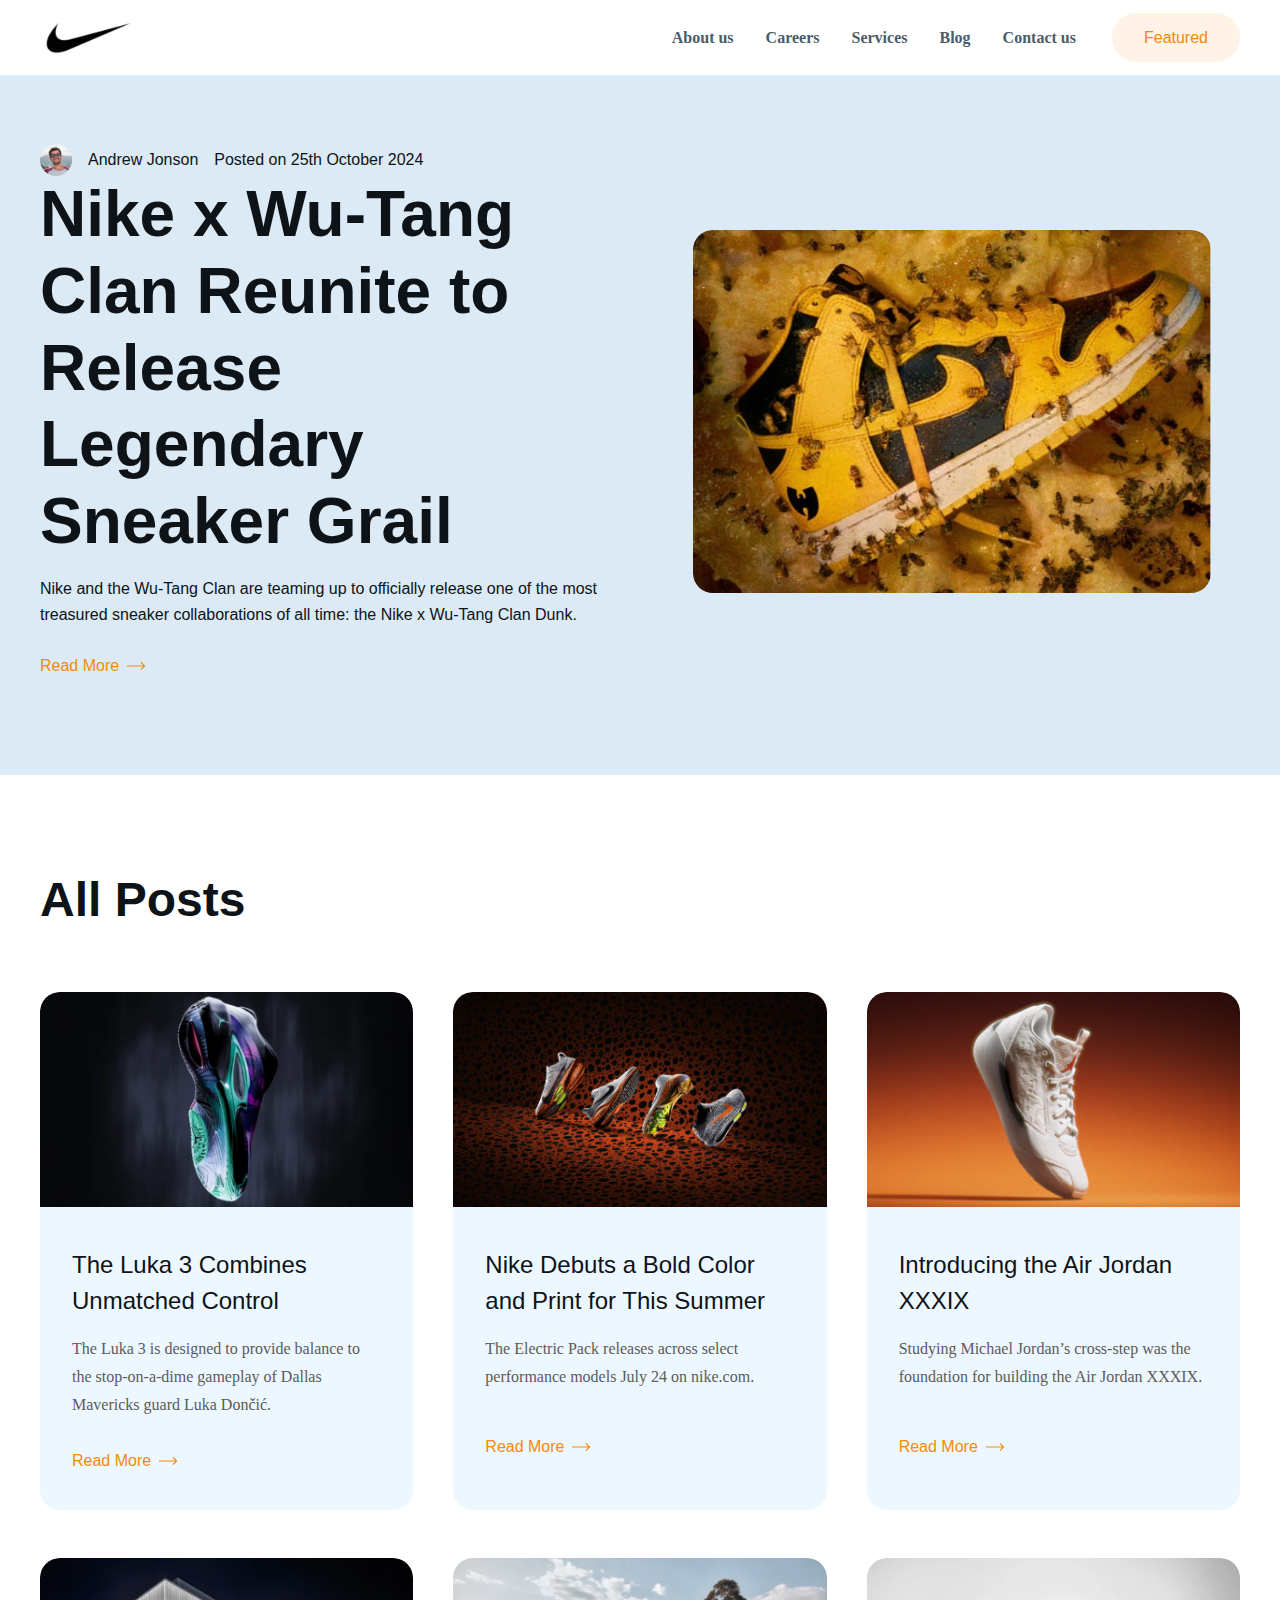
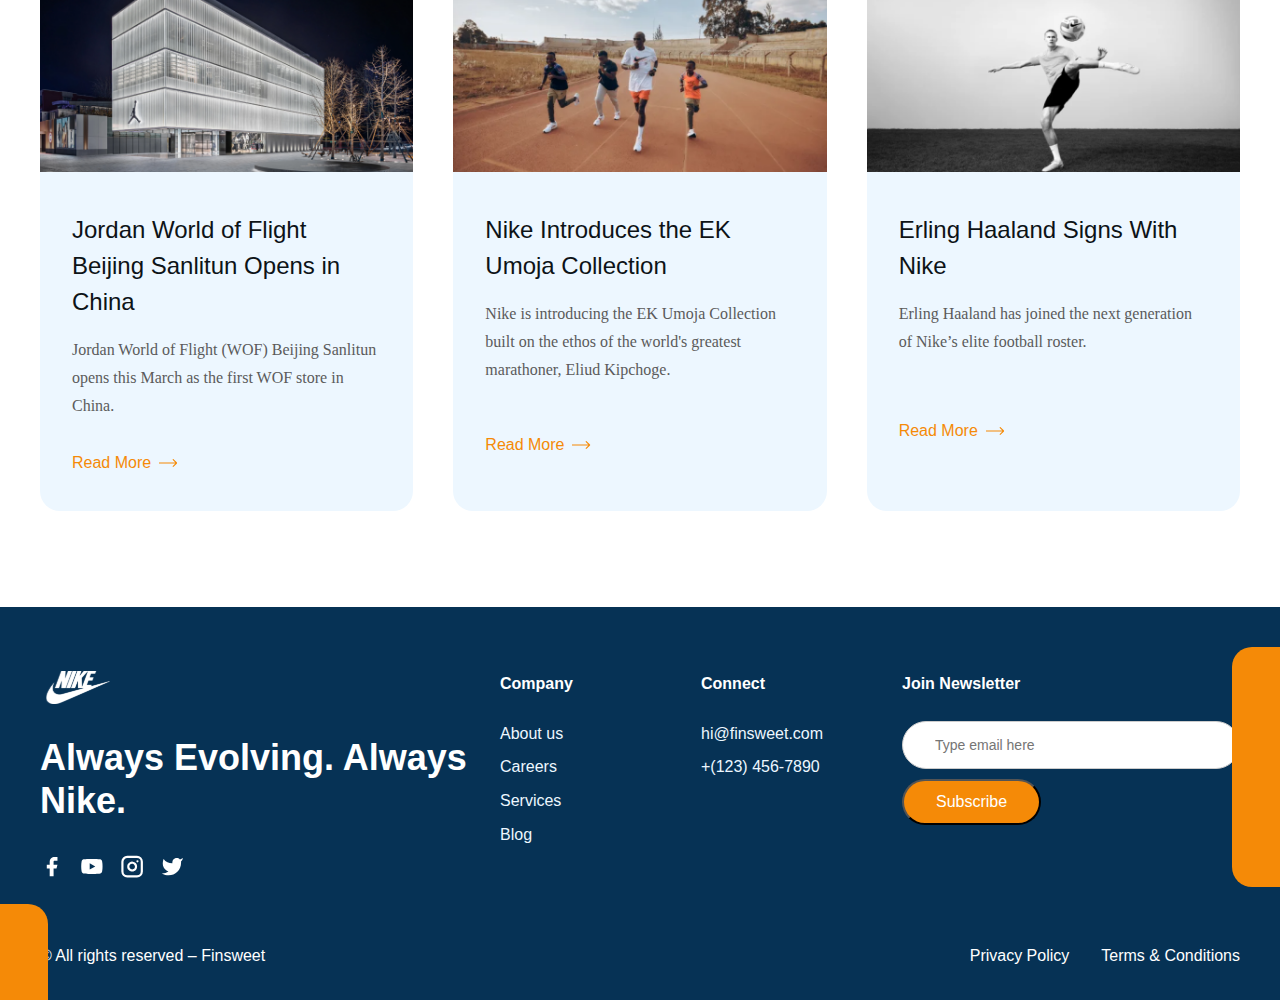
<file: Project/blog.html>
<!DOCTYPE html>
<html lang="en">
  <head>
    <meta charset="UTF-8" />
    <meta name="viewport" content="width=device-width, initial-scale=1.0" />
    <link rel="stylesheet" href="./CSS/style.css" />
    <link rel="stylesheet" href="./CSS/blog.css" />
    <link rel="stylesheet" href="./CSS/reset.css" />
    <link rel="stylesheet" href="./CSS/base.css" />
    <link rel="preconnect" href="https://fonts.googleapis.com" />
    <link rel="preconnect" href="https://fonts.gstatic.com" crossorigin />
    <link
      href="https://fonts.googleapis.com./CSS2?family=Poppins:ital,wght@0,200;0,300;0,400;0,500;0,600;0,700;0,800;0,900;1,200;1,300;1,400;1,500;1,600;1,700;1,800;1,900&display=swap"
      rel="stylesheet"
    />
    <title>Blog</title>
  </head>
  <body>
    <header class="header">
      <div class="nav-component">
        <div class="nav-container">
          <a href="/index.html" class="home-logo">
            <img src="./ICON/Logo.svg" alt="logo-home" />
          </a>
          <nav role="navigation" class="nav-menu w-nav-menu">
            <a href="about.html" class="nav-link">About us</a>
            <a href="career.html" class="nav-link">Careers</a>
            <a href="services.html" class="nav-link">Services</a>
            <a href="blog.html" class="nav-link">Blog</a>
            <a href="contact.html" class="nav-link">Contact us</a>
            <div class="nav-btn">
              <a href="#" target="_blank" class="nav-button">Featured</a>
            </div>
          </nav>
          <label for="nav-mobile-input" class="nav-bar__btn">
            <svg xmlns="http://www.w3.org/2000/svg" viewBox="0 0 448 512">
              <!--!Font Awesome Free 6.5.2 by @fontawesome - https://fontawesome.com License - https://fontawesome.com/license/free Copyright 2024 Fonticons, Inc.-->
              <path
                d="M0 96C0 78.3 14.3 64 32 64H416c17.7 0 32 14.3 32 32s-14.3 32-32 32H32C14.3 128 0 113.7 0 96zM0 256c0-17.7 14.3-32 32-32H416c17.7 0 32 14.3 32 32s-14.3 32-32 32H32c-17.7 0-32-14.3-32-32zM448 416c0 17.7-14.3 32-32 32H32c-17.7 0-32-14.3-32-32s14.3-32 32-32H416c17.7 0 32 14.3 32 32z"
              />
            </svg>
          </label>
          <input
            type="checkbox"
            name=""
            class="nav-input"
            id="nav-mobile-input"
          />
          <label for="nav-mobile-input" class="nav-overlay"></label>
          <nav role="navigation" class="nav-menu__mobile w-nav-menu">
            <label for="nav-mobile-input" class="nav-mobile__close">
              <svg xmlns="http://www.w3.org/2000/svg" viewBox="0 0 512 512">
                <!--!Font Awesome Free 6.5.2 by @fontawesome - https://fontawesome.com License - https://fontawesome.com/license/free Copyright 2024 Fonticons, Inc.-->
                <path
                  d="M64 32C28.7 32 0 60.7 0 96V416c0 35.3 28.7 64 64 64H448c35.3 0 64-28.7 64-64V96c0-35.3-28.7-64-64-64H64zM175 175c9.4-9.4 24.6-9.4 33.9 0l47 47 47-47c9.4-9.4 24.6-9.4 33.9 0s9.4 24.6 0 33.9l-47 47 47 47c9.4 9.4 9.4 24.6 0 33.9s-24.6 9.4-33.9 0l-47-47-47 47c-9.4 9.4-24.6 9.4-33.9 0s-9.4-24.6 0-33.9l47-47-47-47c-9.4-9.4-9.4-24.6 0-33.9z"
                />
              </svg>
            </label>
            <ul class="nav-mobile__list">
              <li>
                <a href="about.html" class="nav-link__mobile">About us</a>
              </li>
              <li>
                <a href="career.html" class="nav-link__mobile">Careers</a>
              </li>
              <li>
                <a href="services.html" class="nav-link__mobile">Services</a>
              </li>
              <li><a href="blog.html" class="nav-link__mobile">Blog</a></li>
              <li>
                <a href="contact.html" class="nav-link__mobile">Contact us</a>
              </li>
              <div class="nav-btn">
                <a href="#" target="_blank" class="nav-button">Clone project</a>
              </div>
            </ul>
          </nav>
        </div>
      </div>
    </header>
    <main class="main-wrapper">
      <section class="section_blog_featured">
        <div class="blog-padding">
          <div class="blog-container">
            <div class="blog-padding__block">
              <div class="blog-featured__list-wrapper">
                <div class="blog-featured__component">
                  <div class="blog-featured__content">
                    <div class="blog-featured__author">
                      <div class="blog-featured__author-dcs">
                        <img
                          src="./ICON/man.svg"
                          alt="man"
                          class="man-author"
                        />
                        <div class="blog-featured__author-name">
                          Andrew Jonson
                        </div>
                      </div>
                      <div class="blog-featured__date">
                        Posted on 25th October 2024
                      </div>
                    </div>
                    <a href="#" class="w-inline-block">
                      <h1>
                        Nike x Wu-Tang Clan Reunite to Release Legendary Sneaker
                        Grail
                      </h1>
                    </a>
                    <div class="padding-bottom padding-small"></div>
                    <p>
                      Nike and the Wu-Tang Clan are teaming up to officially
                      release one of the most treasured sneaker collaborations
                      of all time: the Nike x Wu-Tang Clan Dunk.
                    </p>
                    <div class="padding-bottom padding-small"></div>
                    <a href="#" class="learn-more__component">
                      <div>Read More</div>
                      <div class="learn-more_arrow w-embed">
                        <svg
                          height="100%"
                          viewBox="0 0 25 11"
                          fill="none"
                          xmlns="http://www.w3.org/2000/svg"
                        >
                          <path
                            fill-rule="evenodd"
                            clip-rule="evenodd"
                            d="M20.0384 0.218756L24.7817 4.97188C25.0728 5.26355 25.0728 5.73645 24.7817 6.02812L20.0384 10.7812C19.7473 11.0729 19.2754 11.0729 18.9843 10.7812C18.6932 10.4896 18.6932 10.0167 18.9843 9.72499L22.4552 6.24688L0 6.24688L0 4.75312L22.4552 4.75312L18.9843 1.27501C18.6932 0.98333 18.6932 0.510432 18.9843 0.218756C19.2754 -0.0729188 19.7473 -0.0729188 20.0384 0.218756Z"
                            fill="currentcolor"
                          ></path>
                        </svg>
                      </div>
                    </a>
                  </div>
                  <a href="#" class="blog-featured__image-link">
                    <div class="blog-featured__content-right">
                      <img
                        src="./IMG/Header Image.png"
                        alt="thumbnail"
                        class="blog-featured__image"
                      />
                    </div>
                  </a>
                </div>
              </div>
            </div>
          </div>
        </div>
      </section>

      <section class="section_blog_all">
        <div class="blog-padding">
          <div class="blog-container">
            <div class="blog-padding__block">
              <div class="section-title">
                <h2>All Posts</h2>
              </div>
              <div class="blog-component">
                <div class="blog-list" role="list">
                  <div class="blog-items" role="listitem">
                    <a href="#" class="is-blue w-inline-block">
                      <div class="blog-card__wrapper">
                        <div class="blog_card_image-wrapper">
                          <img
                            src="./IMG/post 1.png"
                            alt="Two people working"
                            class="blog-card__image"
                          />
                        </div>
                        <div class="blog-card__content">
                          <div class="blog-card__block">
                            <h3>The Luka 3 Combines Unmatched Control</h3>
                            <p>
                              The Luka 3 is designed to provide balance to the
                              stop-on-a-dime gameplay of Dallas Mavericks guard
                              Luka Dončić. 
                            </p>
                          </div>
                          <div class="learn-more__component">
                            <div>Read More</div>
                            <div class="learn-more_arrow">
                              <svg
                                height="100%"
                                viewBox="0 0 25 11"
                                fill="none"
                                xmlns="http://www.w3.org/2000/svg"
                              >
                                <path
                                  fill-rule="evenodd"
                                  clip-rule="evenodd"
                                  d="M20.0384 0.218756L24.7817 4.97188C25.0728 5.26355 25.0728 5.73645 24.7817 6.02812L20.0384 10.7812C19.7473 11.0729 19.2754 11.0729 18.9843 10.7812C18.6932 10.4896 18.6932 10.0167 18.9843 9.72499L22.4552 6.24688L0 6.24688L0 4.75312L22.4552 4.75312L18.9843 1.27501C18.6932 0.98333 18.6932 0.510432 18.9843 0.218756C19.2754 -0.0729188 19.7473 -0.0729188 20.0384 0.218756Z"
                                  fill="currentcolor"
                                ></path>
                              </svg>
                            </div>
                          </div>
                        </div>
                      </div>
                    </a>
                  </div>
                  <!-- 2 -->
                  <div class="blog-items" role="listitem">
                    <a href="#" class="is-blue w-inline-block">
                      <div class="blog-card__wrapper">
                        <div class="blog_card_image-wrapper">
                          <img
                            src="./IMG/post 2.png"
                            alt="Two people working"
                            class="blog-card__image"
                          />
                        </div>
                        <div class="blog-card__content">
                          <div class="blog-card__block">
                            <h3>
                              Nike Debuts a Bold Color and Print for This Summer
                            </h3>
                            <p>
                              The Electric Pack releases across select
                              performance models July 24 on nike.com.
                            </p>
                          </div>
                          <div class="learn-more__component">
                            <div>Read More</div>
                            <div class="learn-more_arrow">
                              <svg
                                height="100%"
                                viewBox="0 0 25 11"
                                fill="none"
                                xmlns="http://www.w3.org/2000/svg"
                              >
                                <path
                                  fill-rule="evenodd"
                                  clip-rule="evenodd"
                                  d="M20.0384 0.218756L24.7817 4.97188C25.0728 5.26355 25.0728 5.73645 24.7817 6.02812L20.0384 10.7812C19.7473 11.0729 19.2754 11.0729 18.9843 10.7812C18.6932 10.4896 18.6932 10.0167 18.9843 9.72499L22.4552 6.24688L0 6.24688L0 4.75312L22.4552 4.75312L18.9843 1.27501C18.6932 0.98333 18.6932 0.510432 18.9843 0.218756C19.2754 -0.0729188 19.7473 -0.0729188 20.0384 0.218756Z"
                                  fill="currentcolor"
                                ></path>
                              </svg>
                            </div>
                          </div>
                        </div>
                      </div>
                    </a>
                  </div>
                  <!-- 3 -->
                  <div class="blog-items" role="listitem">
                    <a href="#" class="is-blue w-inline-block">
                      <div class="blog-card__wrapper">
                        <div class="blog_card_image-wrapper">
                          <img
                            src="./IMG/post 3.png"
                            alt="Two people working"
                            class="blog-card__image"
                          />
                        </div>
                        <div class="blog-card__content">
                          <div class="blog-card__block">
                            <h3>Introducing the Air Jordan XXXIX</h3>
                            <p>
                              Studying Michael Jordan’s cross-step was the
                              foundation for building the Air Jordan XXXIX.
                            </p>
                          </div>
                          <div class="learn-more__component">
                            <div>Read More</div>
                            <div class="learn-more_arrow">
                              <svg
                                height="100%"
                                viewBox="0 0 25 11"
                                fill="none"
                                xmlns="http://www.w3.org/2000/svg"
                              >
                                <path
                                  fill-rule="evenodd"
                                  clip-rule="evenodd"
                                  d="M20.0384 0.218756L24.7817 4.97188C25.0728 5.26355 25.0728 5.73645 24.7817 6.02812L20.0384 10.7812C19.7473 11.0729 19.2754 11.0729 18.9843 10.7812C18.6932 10.4896 18.6932 10.0167 18.9843 9.72499L22.4552 6.24688L0 6.24688L0 4.75312L22.4552 4.75312L18.9843 1.27501C18.6932 0.98333 18.6932 0.510432 18.9843 0.218756C19.2754 -0.0729188 19.7473 -0.0729188 20.0384 0.218756Z"
                                  fill="currentcolor"
                                ></path>
                              </svg>
                            </div>
                          </div>
                        </div>
                      </div>
                    </a>
                  </div>
                  <!-- 4 -->
                  <div class="blog-items" role="listitem">
                    <a href="#" class="is-blue w-inline-block">
                      <div class="blog-card__wrapper">
                        <div class="blog_card_image-wrapper">
                          <img
                            src="./IMG/post 4.png"
                            alt="Two people working"
                            class="blog-card__image"
                          />
                        </div>
                        <div class="blog-card__content">
                          <div class="blog-card__block">
                            <h3>
                              Jordan World of Flight Beijing Sanlitun Opens in
                              China
                            </h3>
                            <p>
                              Jordan World of Flight (WOF) Beijing Sanlitun
                              opens this March as the first WOF store in China.
                            </p>
                          </div>
                          <div class="learn-more__component">
                            <div>Read More</div>
                            <div class="learn-more_arrow">
                              <svg
                                height="100%"
                                viewBox="0 0 25 11"
                                fill="none"
                                xmlns="http://www.w3.org/2000/svg"
                              >
                                <path
                                  fill-rule="evenodd"
                                  clip-rule="evenodd"
                                  d="M20.0384 0.218756L24.7817 4.97188C25.0728 5.26355 25.0728 5.73645 24.7817 6.02812L20.0384 10.7812C19.7473 11.0729 19.2754 11.0729 18.9843 10.7812C18.6932 10.4896 18.6932 10.0167 18.9843 9.72499L22.4552 6.24688L0 6.24688L0 4.75312L22.4552 4.75312L18.9843 1.27501C18.6932 0.98333 18.6932 0.510432 18.9843 0.218756C19.2754 -0.0729188 19.7473 -0.0729188 20.0384 0.218756Z"
                                  fill="currentcolor"
                                ></path>
                              </svg>
                            </div>
                          </div>
                        </div>
                      </div>
                    </a>
                  </div>
                  <!-- 5 -->
                  <div class="blog-items" role="listitem">
                    <a href="#" class="is-blue w-inline-block">
                      <div class="blog-card__wrapper">
                        <div class="blog_card_image-wrapper">
                          <img
                            src="./IMG/post 5.png"
                            alt="Two people working"
                            class="blog-card__image"
                          />
                        </div>
                        <div class="blog-card__content">
                          <div class="blog-card__block">
                            <h3>Nike Introduces the EK Umoja Collection</h3>
                            <p>
                              Nike is introducing the EK Umoja Collection built
                              on the ethos of the world's greatest marathoner,
                              Eliud Kipchoge.
                            </p>
                          </div>
                          <div class="learn-more__component">
                            <div>Read More</div>
                            <div class="learn-more_arrow">
                              <svg
                                height="100%"
                                viewBox="0 0 25 11"
                                fill="none"
                                xmlns="http://www.w3.org/2000/svg"
                              >
                                <path
                                  fill-rule="evenodd"
                                  clip-rule="evenodd"
                                  d="M20.0384 0.218756L24.7817 4.97188C25.0728 5.26355 25.0728 5.73645 24.7817 6.02812L20.0384 10.7812C19.7473 11.0729 19.2754 11.0729 18.9843 10.7812C18.6932 10.4896 18.6932 10.0167 18.9843 9.72499L22.4552 6.24688L0 6.24688L0 4.75312L22.4552 4.75312L18.9843 1.27501C18.6932 0.98333 18.6932 0.510432 18.9843 0.218756C19.2754 -0.0729188 19.7473 -0.0729188 20.0384 0.218756Z"
                                  fill="currentcolor"
                                ></path>
                              </svg>
                            </div>
                          </div>
                        </div>
                      </div>
                    </a>
                  </div>
                  <!-- 6 -->
                  <div class="blog-items" role="listitem">
                    <a href="#" class="is-blue w-inline-block">
                      <div class="blog-card__wrapper">
                        <div class="blog_card_image-wrapper">
                          <img
                            src="./IMG/post 6.png"
                            alt="Two people working"
                            class="blog-card__image"
                          />
                        </div>
                        <div class="blog-card__content">
                          <div class="blog-card__block">
                            <h3>Erling Haaland Signs With Nike</h3>
                            <p>
                              Erling Haaland has joined the next generation of
                              Nike’s elite football roster.
                            </p>
                          </div>
                          <div class="learn-more__component">
                            <div>Read More</div>
                            <div class="learn-more_arrow">
                              <svg
                                height="100%"
                                viewBox="0 0 25 11"
                                fill="none"
                                xmlns="http://www.w3.org/2000/svg"
                              >
                                <path
                                  fill-rule="evenodd"
                                  clip-rule="evenodd"
                                  d="M20.0384 0.218756L24.7817 4.97188C25.0728 5.26355 25.0728 5.73645 24.7817 6.02812L20.0384 10.7812C19.7473 11.0729 19.2754 11.0729 18.9843 10.7812C18.6932 10.4896 18.6932 10.0167 18.9843 9.72499L22.4552 6.24688L0 6.24688L0 4.75312L22.4552 4.75312L18.9843 1.27501C18.6932 0.98333 18.6932 0.510432 18.9843 0.218756C19.2754 -0.0729188 19.7473 -0.0729188 20.0384 0.218756Z"
                                  fill="currentcolor"
                                ></path>
                              </svg>
                            </div>
                          </div>
                        </div>
                      </div>
                    </a>
                  </div>
                </div>
              </div>
            </div>
          </div>
        </div>
      </section>
    </main>
    <footer class="footer">
      <div class="home-padding">
        <div class="home-container">
          <div class="footer-content">
            <div class="footer-left">
              <a href="#" class="footer-logo">
                <img src="./ICON/footer-logo.svg" alt="logo" />
              </a>
              <div class="padding-bottom padding-medium"></div>
              <h3>Always Evolving. Always Nike.</h3>
              <div class="padding-bottom padding-medium"></div>
              <div class="social-wrapper">
                <a
                  aria-label="Facebook Link"
                  id="w-node-_79c5f90a-310a-57eb-c561-3883287bed0c-287becff"
                  href="https://www.facebook.com/thatsfinsweet"
                  target="_blank"
                  class="social_link w-inline-block"
                  ><div class="social_icon w-embed">
                    <svg
                      aria-hidden="true"
                      height="100%"
                      viewBox="0 0 22 22"
                      fill="none"
                      xmlns="http://www.w3.org/2000/svg"
                    >
                      <path
                        d="M16.0073 1.77881H13.3394C12.1601 1.77881 11.0292 2.24727 10.1953 3.08115C9.36142 3.91503 8.89295 5.046 8.89295 6.22528V8.89316H6.22507V12.4503H8.89295V19.5647H12.4501V12.4503H15.118L16.0073 8.89316H12.4501V6.22528C12.4501 5.98943 12.5438 5.76323 12.7106 5.59646C12.8774 5.42968 13.1036 5.33599 13.3394 5.33599H16.0073V1.77881Z"
                        fill="currentcolor"
                      ></path>
                    </svg></div
                ></a>
                <a
                  aria-label="Youtube Link"
                  id="w-node-_79c5f90a-310a-57eb-c561-3883287bed08-287becff"
                  href="https://www.youtube.com/finsweet"
                  target="_blank"
                  class="social_link w-inline-block"
                  ><div class="social_icon w-embed">
                    <svg
                      aria-hidden="true"
                      height="100%"
                      viewBox="0 0 22 22"
                      fill="none"
                      xmlns="http://www.w3.org/2000/svg"
                    >
                      <path
                        fill-rule="evenodd"
                        clip-rule="evenodd"
                        d="M19.6396 4.58818C19.9425 4.90047 20.1577 5.28717 20.2633 5.70922C20.5454 7.27322 20.6824 8.85995 20.6724 10.4492C20.678 12.0146 20.5411 13.5773 20.2633 15.118C20.1577 15.54 19.9425 15.9267 19.6396 16.239C19.3367 16.5513 18.9567 16.7781 18.5381 16.8965C17.0085 17.3056 10.8902 17.3056 10.8902 17.3056C10.8902 17.3056 4.77182 17.3056 3.24224 16.8965C2.83211 16.7843 2.45786 16.5682 2.15565 16.2691C1.85343 15.97 1.63347 15.598 1.51701 15.1891C1.23489 13.6251 1.09795 12.0384 1.10793 10.4492C1.10014 8.87183 1.23707 7.29711 1.51701 5.74479C1.62264 5.32274 1.83779 4.93604 2.14071 4.62375C2.44363 4.31146 2.8236 4.08464 3.24224 3.9662C4.77182 3.55713 10.8902 3.55713 10.8902 3.55713C10.8902 3.55713 17.0085 3.55713 18.5381 3.93063C18.9567 4.04907 19.3367 4.27589 19.6396 4.58818ZM14.0031 10.4492L8.88962 13.3572V7.54119L14.0031 10.4492Z"
                        fill="currentcolor"
                      ></path>
                    </svg></div
                ></a>
                <a
                  aria-label="Instagram Link"
                  id="w-node-_79c5f90a-310a-57eb-c561-3883287bed0e-287becff"
                  href="https://www.instagram.com/thatsfinsweet/"
                  target="_blank"
                  class="social_link w-inline-block"
                  ><div class="social_icon w-embed">
                    <svg
                      aria-hidden="true"
                      height="100%"
                      viewBox="0 0 22 22"
                      fill="none"
                      xmlns="http://www.w3.org/2000/svg"
                    >
                      <g clip-path="url(#clip0)">
                        <path
                          d="M15.556 1.77881H6.66302C4.20731 1.77881 2.21655 3.76956 2.21655 6.22528V15.1182C2.21655 17.5739 4.20731 19.5647 6.66302 19.5647H15.556C18.0117 19.5647 20.0024 17.5739 20.0024 15.1182V6.22528C20.0024 3.76956 18.0117 1.77881 15.556 1.77881Z"
                          stroke="currentcolor"
                          stroke-width="2"
                          stroke-linecap="round"
                          stroke-linejoin="round"
                        ></path>
                        <path
                          d="M14.6667 10.1111C14.7765 10.8512 14.65 11.6071 14.3054 12.2712C13.9608 12.9353 13.4156 13.4739 12.7473 13.8103C12.079 14.1466 11.3216 14.2637 10.5829 14.1449C9.84417 14.026 9.16176 13.6772 8.6327 13.1482C8.10364 12.6191 7.75487 11.9367 7.636 11.198C7.51713 10.4593 7.63422 9.70192 7.97061 9.03359C8.30699 8.36527 8.84555 7.82003 9.50967 7.47543C10.1738 7.13083 10.9297 7.00441 11.6698 7.11416C12.4247 7.22611 13.1236 7.5779 13.6633 8.11756C14.203 8.65722 14.5548 9.35614 14.6667 10.1111Z"
                          stroke="currentcolor"
                          stroke-width="2"
                          stroke-linecap="round"
                          stroke-linejoin="round"
                        ></path>
                        <path
                          d="M16.0006 5.78027H16.0103"
                          stroke="currentcolor"
                          stroke-width="2"
                          stroke-linecap="round"
                          stroke-linejoin="round"
                        ></path>
                      </g>
                      <defs>
                        <clipPath id="clip0">
                          <rect
                            width="21.3431"
                            height="21.3431"
                            fill="currentcolor"
                            transform="translate(0.437988)"
                          ></rect>
                        </clipPath>
                      </defs>
                    </svg></div
                ></a>
                <a
                  aria-label="Twitter Link"
                  id="w-node-_79c5f90a-310a-57eb-c561-3883287bed0a-287becff"
                  href="https://twitter.com/thatsfinsweet"
                  target="_blank"
                  class="social_link w-inline-block"
                  ><div class="social_icon w-embed">
                    <svg
                      aria-hidden="true"
                      height="100%"
                      viewBox="0 0 22 22"
                      fill="none"
                      xmlns="http://www.w3.org/2000/svg"
                    >
                      <path
                        d="M21.111 2.66812C20.2594 3.26882 19.3165 3.72826 18.3186 4.02874C17.783 3.41292 17.0712 2.97643 16.2795 2.77833C15.4877 2.58022 14.6543 2.63006 13.8918 2.92108C13.1293 3.21211 12.4746 3.7303 12.0162 4.40555C11.5578 5.08081 11.3178 5.88055 11.3287 6.69663V7.58592C9.76593 7.62644 8.21735 7.27984 6.82092 6.57697C5.42449 5.8741 4.22357 4.83679 3.3251 3.55742C3.3251 3.55742 -0.23208 11.5611 7.77157 15.1182C5.94009 16.3614 3.75832 16.9848 1.54651 16.8968C9.55016 21.3433 19.3324 16.8968 19.3324 6.66995C19.3316 6.42224 19.3078 6.17514 19.2613 5.93183C20.1689 5.03675 20.8094 3.90665 21.111 2.66812Z"
                        fill="currentcolor"
                      ></path>
                    </svg></div
                ></a>
              </div>
            </div>
            <div class="footer-right">
              <div class="footer-link__wrapper">
                <div class="footer-link__col">
                  <h4>Company</h4>
                  <div class="padding-bottom padding-small"></div>
                  <a href="#" class="footer-link">About us</a>
                  <a href="#" class="footer-link">Careers</a>
                  <a href="#" class="footer-link">Services</a>
                  <a href="#" class="footer-link">Blog</a>
                </div>
                <!-- 2 -->
                <div class="footer-link__col">
                  <h4>Connect</h4>
                  <div class="padding-bottom padding-small"></div>
                  <a href="#" class="footer-link">hi@finsweet.com</a>
                  <a href="#" class="footer-link">+(123) 456-7890</a>
                </div>
                <div class="footer-subscribe__form">
                  <h4>Join Newsletter</h4>
                  <div class="padding-bottom padding-small"></div>
                  <div class="footer-form__wrapper">
                    <form id="email-form" class="footer-form">
                      <input
                        class="form_input is-subscribe w-input"
                        maxlength="256"
                        name="name-2"
                        data-name="Name 2"
                        placeholder="Type email here"
                        type="text"
                        id="name-2"
                      />
                      <input
                        type="submit"
                        class="button is-form-subscribe w-button"
                        value="Subscribe"
                      />
                    </form>
                  </div>
                </div>
              </div>
            </div>
          </div>
          <div class="footer-bottom__content">
            <a href="#">© All rights reserved – Finsweet</a>
            <div class="footer-bottom__grid">
              <a href="#">Privacy Policy</a>
              <a href="#">Terms & Conditions</a>
            </div>
          </div>
        </div>
      </div>
      <div class="footer_shape-right"></div>
      <div class="footer_shape-left"></div>
    </footer>
  </body>
</html>
</file>
<file: CSS/style.css>
/* nav-bar */
.header{
    max-width: 80rem;
    width: 100%;
}
.nav-component{
    position: fixed;
    width: 100%;
    padding: 0.5rem 2.5rem;
    background-color: #fff;
    z-index: 1000;
}
.nav-container{
    display: flex;
    width: 100%;
    max-width: 80rem;
    margin-right: auto;
    margin-left: auto;
    padding-right: 0rem;
    padding-left: 0rem;
    justify-content: space-between;
    align-items: center;
}
.home-logo{
    display: flex;
    justify-content: flex-start;
    align-items: center;
    position: relative;
    float: left;
    text-decoration: none;
    color: #333333;
}
.nav-menu{
    display: flex;
    justify-content: flex-end;
    align-items: center;
}

.w-nav-menu {
    position: relative;
    float: right;
}

.nav-link{
    padding: 1rem;
    color: #4a5d69;
    font-weight: 500;
    font-family: Poppins;
    font-size: 16px;
    font-weight: 600;
    line-height: 24px;
}
.nav-btn{
    display: flex;
}
.nav-button{
    position: relative;
    display: inline-block;
    margin-left: 1.25rem;
    padding: 0.75rem 2rem;
    border-radius: 1.9375rem;
    background-color: #F58A071A;
    color: #F58A07;
    font-weight: 500;
    text-align: center;
    text-decoration: none;
}
/* end nav-bar */
/* first content */
.section_header{
    overflow: hidden;
    background-color: var(--background-blue);
}
.home-padding{
    padding: 0 2.5rem;
}
.home-container{
    margin-right: auto !important;
    margin-left: auto !important;
    width: 100%;
    max-width: 80rem;
}
.home-padding__block{
    padding-top: 6rem;
    padding-bottom: 6rem;
}
.home-header__component{
    display: grid;
    margin-top: 3rem;
    grid-auto-columns: 1fr;
    grid-column-gap: 4rem;
    grid-row-gap: 2rem;
    -ms-grid-columns: 1fr 1fr;
    grid-template-columns: 1fr 1fr;
    -ms-grid-rows: auto;
    grid-template-rows: auto;
}
.home-component__left{
    display: flex;
    align-items: flex-start;
    flex-direction: column;
}
.home-component__left h1{
font-family: Poppins;
font-size: 64px;
font-weight: 600;
line-height: 72px;
letter-spacing: -0.03em;
}
.home-component__left p{
    font-family: Poppins;
    font-size: 18px;
    font-weight: 500;
    line-height: 30px;
}
.btn-group{
    display: flex;
    flex-direction: row;
    justify-content: flex-start;
    flex-wrap: wrap;
    align-items: center;
    grid-column-gap: 1rem;
    grid-row-gap: 1rem;
}
.content-btn{
    position: relative;
    display: inline-block;
    padding: 0.75rem 2rem;
    border-radius: 1.9375rem;
    background-color: #f58a07;
    color: #fff;
    font-weight: 500;
    text-align: center;
    text-decoration: none;
}
.text-btn{
    position: relative;
    display: inline-block;
    padding: 0.75rem 1.5rem;
    background-color: transparent;
    color: #4a5d69;
    font-weight: 500;
    text-align: center;
    text-decoration: none;
}
.home-client{
    display: flex;
    justify-content: center;
    flex-direction: column;
    align-items: flex-start;
}
.client-logo{
    display: grid;
    grid-auto-columns: 1fr;
    grid-column-gap: 2rem;
    grid-row-gap: 2rem;
    -ms-grid-columns: 1fr 1fr 1fr;
    grid-template-columns: 1fr 1fr 1fr;
    -ms-grid-rows: auto;
    grid-template-rows: auto;
}
.home-component__right{
    position: relative;
    margin-bottom: -6rem;
}
.home-component__right img{
    display: inline-block;
    max-width: 100%;
    vertical-align: middle;
}
.man{
    position: absolute;
    left: 0%;
    top: auto;
    right: 0%;
    bottom: 0%;
    z-index: 2;
    height: 450px;
    /* filter: grayscale(100%); */
}
.home_header_verticle-shape {
    position: absolute;
    left: 17%;
    top: auto;
    right: 0%;
    bottom: 0%;
    z-index: 3;
    width: 8rem;
    height: 22rem;
    border-top-left-radius: 1.25rem;
    border-top-right-radius: 1.25rem;
    background-color: rgba(245, 138, 7, 0.5);
    transform-origin: bottom;
    animation: revealing-bars 4s linear ;
}
.home_header_verticle-shape-small {
    position: absolute;
    left: auto;
    top: auto;
    right: 15%;
    bottom: 0%;
    z-index: 1;
    width: 8rem;
    height: 12rem;
    border-top-left-radius: 1.25rem;
    border-top-right-radius: 1.25rem;
    background-color: rgba(245, 138, 7, 0.5);
    transform-origin: bottom;
    animation: revealing-bars 8s linear ;
}
/* services */
.services-featured__heading{
    display: flex;
    margin-bottom: 4rem;
    flex-direction: column;
}
.services-featured__heading h2{
font-family: Poppins;
font-size: 48px;
font-weight: 600;
line-height: 56px;
letter-spacing: -0.03em;
}
.services-featured__heading p{
    margin-bottom: 0rem;
    margin-top: 0;
    color: #4a5d69;
    font-size: 1.125rem;
    font-weight: 500;
}

.services-featured__grid{
    display: grid;
    grid-auto-columns: 1fr;
    grid-column-gap: 2.5rem;
    grid-row-gap: 2rem;
    grid-template-columns: 1fr 1fr 1fr;
    grid-template-rows: auto;
}
.item-link{
    max-width: 100%;
    display: flex;
    -ms-flex-direction: column;
    flex-direction: column;
    align-items: stretch;
}
.item-link {
    filter: grayscale(100%);
    transition: 0.4s;
}
.item-link:hover{
    filter: grayscale(0%);
    transition: 0.4s;
    
}
.item-link h3{
    margin-top: 0rem;
    margin-bottom: 0rem;
    color: #0d1317;
    font-size: 24px;
    font-weight: 500;
    line-height: 25.56px;
    letter-spacing: -0.03em;
    
}
.item-link p{
    font-family: Poppins;
    font-size: 16px;
    font-weight: 500;
    line-height: 28px;
    color: #5B5B5B;
}
.learn-more__component{
    display: flex;
    align-items: center;
    color: #f58a07;
}
.learn-more_arrow{
    display: flex;
    height: 0.5rem;
    margin-left: 0.5rem;
    justify-content: center;
    align-items: center;
}
/* features */
.section_features{
    background-color: var(--blue-secondary);
}
.features-component{
    display: grid;
    grid-auto-columns: 1fr;
    grid-column-gap: 4rem;
    grid-row-gap: 4rem;
    grid-template-columns: 1fr;
    grid-template-rows: auto auto;
}
.features-header{
    display: grid;
    grid-auto-columns: 1fr;
    grid-column-gap: 3rem;
    grid-row-gap: 4rem;
    grid-template-columns: 1fr 1fr;
    grid-template-rows: auto;
}
.features-header h3{
    font-family: Poppins;
    font-size: 36px;
    font-weight: 600;
    line-height: 44px;
    letter-spacing: -0.03em;
}
.features-header p{
    font-family: Poppins;
    font-size: 16px;
    font-weight: 500;
    line-height: 30px;
}
.features-grid{
    display: grid;
    grid-auto-columns: 1fr;
    grid-column-gap: 2.5rem;
    grid-row-gap: 2rem;
    grid-template-columns: 1fr 1fr 1fr;
    grid-template-rows: auto;
}
.features-item{
    display: grid;
    padding: 2rem;
    flex-direction: column;
    align-items: start;
    align-content: start;
    grid-auto-columns: 1fr;
    grid-column-gap: 1rem;
    grid-row-gap: 1rem;
    /* -ms-grid-columns: 1fr; */
    grid-template-columns: 1fr;
    /* -ms-grid-rows: auto; */
    grid-template-rows: auto;
    border-radius: 1.25rem;
    background-color: #fff;
}
.features-item h4{
    font-family: Poppins;
    font-size: 24px;
    font-weight: 600;
    line-height: 25.56px;
    letter-spacing: -0.03em;
}

/* stats */
.stats-component{
    display: grid;
    grid-auto-columns: 1fr;
    grid-column-gap: 3rem;
    grid-row-gap: 2rem;
    /* -ms-grid-columns: 1fr 1fr; */
    grid-template-columns: 1fr 1fr;
    /* -ms-grid-rows: auto; */
    grid-template-rows: auto;
}
.stats-content__left{
    display: flex;
    flex-direction: column;
    justify-content: center;
    align-items: flex-start;
}
.stats-content__left h3{
    font-family: Poppins;
    font-size: 48px;
    font-weight: 600;
    line-height: 56px;
    letter-spacing: -0.03em;

}
.stats-content__left p{
    font-family: Poppins;
    font-size: 18px;
    font-weight: 500;
    line-height: 30px;
}
.stats-wrapper{
    display: grid;
    grid-auto-columns: 1fr;
    grid-column-gap: 1rem;
    grid-row-gap: 1rem;
    /* -ms-grid-columns: 1fr 1fr; */
    grid-template-columns: 1fr 1fr;
    /* -ms-grid-rows: auto; */
    grid-template-rows: auto;
}
.stats-item{
    display: grid;
    align-content: start;
    grid-auto-columns: 1fr;
    grid-column-gap: 1rem;
    grid-row-gap: 1rem;
    /* -ms-grid-columns: 1fr; */
    grid-template-columns: 1fr;
    /* -ms-grid-rows: auto; */
    grid-template-rows: auto;
}
.stats-number{
    color: #f58a07;
    font-size: 2.25rem;
    line-height: 1;
    font-weight: 600;
}
.stats-item h4{
    font-family: Poppins;
    font-size: 24px;
    font-weight: 600;
    line-height: 25.56px;
    letter-spacing: -0.03em;
}
.stats-content__right{
    position: relative;
}
.image-circular-text {
    position: absolute;
    left: auto;
    top: -3.5rem;
    right: -2rem;
    bottom: auto;
    z-index: 2;
    width: 8rem;
    height: 8rem;
}
.stats-content__right, .stats-human{
    width: 100%;
    height: 100%;
    object-fit: cover;
    border-radius: 20px;
}


/* services */
.services-component{
    position: relative;
    display: flex;
    align-items: center;
    border-radius: 20px;
    background-color: #edf7ff;
    padding: 3rem;
    justify-content: center;
}
.stars-wrapper{
    position: absolute;
    left: auto;
    top: -1rem;
    right: -1rem;
    bottom: auto;
    filter: hue-rotate(0deg);
}
.services-tab__content-wrapper{
    display: grid;
    grid-auto-columns: 1fr;
    grid-column-gap: 3rem;
    grid-row-gap: 2rem;
    grid-template-columns: 1fr 1fr;
    grid-template-rows: auto;
}
.home-services__content-left{
    display: flex;
    flex-direction: column;
    justify-content: flex-start;
    align-items: flex-start;
}
.nav-tabs{
    display: flex;
    margin-bottom: 5rem;
}
.nav-tabs li a{
    margin-right: 1rem;
    padding: 0.5rem 1.5rem;
    border-style: solid;
    border-width: 1px;
    border-color: #a8bccc;
    border-radius: 1.25rem;
    background-color: transparent;
    text-decoration: none;
    position: relative;
    color: #0632554D;
}
.nav-tabs li.active a{
    border-color: transparent;
    background-color: #fff;
    color: #f58a07;
}
.nav-tabs li:hover a{
    border-color: #f58a07;
}
/* end services */
/* cta */
.home-container.is-huge{
    max-width: 120rem;
}
.cta-component{
    display: grid;
    height: 100%;
    grid-auto-columns: 1fr;
    grid-column-gap: 0rem;
    grid-row-gap: 0rem;
    grid-template-columns: 1fr 1fr;
    grid-template-rows: auto;
}
.cta-img{
    width: 100%;
    height: 100%;
    display: block;
    object-fit: conver;
    max-width: 100%;
}
.cta-content__right{
    display: flex;
    padding: 5rem;
    flex-direction: column;
    justify-content: center;
    align-items: flex-start;
    background-color: #f58a07;
    color: #fff;
}
.cta-content__right h2{
    font-family: Poppins;
    font-size: 48px;
    font-weight: 600;
    line-height: 56px;
    letter-spacing: -0.03em;
}
.cta-btn{
    border: 1px solid transparent;
    background-color: #fff;
    color: #f58a07;
    position: relative;
    display: inline-block;
    padding: 0.75rem 2rem;
    border-radius: 1.9rem;
    font-weight: 500;
    text-align: center;
    text-decoration: none;
}
/* end cta */
/* testimonial */
.testimonial-component{
    display: grid;
    grid-auto-columns: 1fr;
    grid-column-gap: 3rem;
    grid-row-gap: 2rem;
    grid-template-columns: 1fr 1fr;
    grid-template-rows: auto;
}
.testimonial-content__left{
    display: flex;
    justify-content: center;
    flex-direction: column;
    align-items: flex-start;
}
.testimonial-content__left h2{
    font-family: Poppins;
    font-size: 48px;
    font-weight: 600;
    line-height: 56px;
    letter-spacing: -0.03em;
}
.testimonial-author__content{
    display: flex;
    align-items: center;
}
.testimonial-author__content img{
    width: 5rem;
    height: 5rem;
    margin-right: 1rem;
}
.normal-text{
    font-family: Poppins;
    font-size: 24px;
    font-weight: 500;
    line-height: 41.04px;
    color: #063255;
}
.orange-text{
    font-family: Poppins;
    font-size: 18px;
    font-weight: 500;
    line-height: 30.78px;
    color: #F58A07;
}
.testimonial-video__wrapper {
    position: relative;
    overflow: hidden;
    width: 100%;
    max-height: 32rem;
    border-radius: 1.25rem;
}
.testimonial-play__wrapper{
    position: absolute;
    left: 5%;
    top: auto;
    right: auto;
    bottom: 5%;
    z-index: 0;
    display: flex;
    align-items: center;
}
.testimonial_play-icon {
    margin-right: 1rem;
}
.text-color-white{
    color: #fff;
}
.video:hover{
    filter: grayscale(0%);
    transition: 0.4s;
    transform: scale(1.1);
}
.video{
    filter: grayscale(100%);
    transition: 0.4s;
}

/* blog */
.section_blog{
    background-color: var(--background-blue);
}
h3{
    margin-top: 0rem;
    margin-bottom: 0rem;
    color: #0d1317;
    font-size: 2.25rem;
    line-height: 1.2;
    font-weight: 600;
}
.blog-list{
    display: grid;
    grid-auto-columns: 1fr;
    grid-column-gap: 2.5rem;
    grid-row-gap: 3rem;
    grid-template-columns: 1fr 1fr 1fr;
    grid-template-rows: auto;
}
.blog-card__component{
    overflow: hidden;
    height: 100%;
    border-radius: 1.25rem;
    background-color: #fff;
    transition: background-color 200ms ease;
    display: inline-block;
    max-width: 100%;
}
.blog-card__wrapper{
    display: flex;
    align-items: flex-start;
    height: 100%;
    flex-direction: column;
    justify-content: center;
}
.blog_card_image-wrapper{
    width: 100%;
}
.blog_card_image-wrapper img{
    width: 100%;
    max-height: 16rem;
    object-fit: cover;
    max-width: 100%;
    display: inline-block;
}
.blog-card__content{
    display: grid;
    width: 100%;
    padding: 2rem;
    align-items: flex-start;
    flex: 1;
    grid-auto-columns: 1fr;
    grid-column-gap: 1rem;
    grid-row-gap: 1rem;
    grid-template-columns: 1fr;
    grid-template-rows: auto auto;
}
.blog-card__block{
    display: grid;
    flex: 1;
    grid-auto-columns: 1fr;
    grid-column-gap: 1rem;
    grid-row-gap: 1rem;
    grid-template-columns: 1fr;
    grid-template-rows: auto;
}
.blog-card__content h4{
    font-family: Poppins;
    font-size: 24px;
    font-weight: 500;
    line-height: 36px;
    letter-spacing: -0.03em;
    color: black;
}
.blog-card__content p{
    font-family: Poppins;
    font-size: 16px;
    font-weight: 500;
    line-height: 28px;
    color: #5B5B5B;    ;
}
.learn-more_component{
    display: flex;
    align-items: center;
    color: #f58a07;
}
.services-img__wrapper{
    position: relative;
    overflow: hidden;
    width: 100%;
    border-radius: 1.25rem;
}
.services-img__wrapper img{
    width: 100%;
    height: 32rem;
    /* filter: grayscale(100%); */
    object-fit: cover;
}
/* end blog */
/* footer */
.footer{
    position: relative;
    overflow: hidden;
    padding-top: 4rem;
    padding-bottom: 2rem;
    background-color: #063255;
    color: #fff;
}
.footer-content{
    display: grid;
    grid-auto-columns: 1fr;
    grid-column-gap: 1rem;
    grid-row-gap: 1rem;
    grid-template-columns: 0.75fr 1.25fr;
    grid-template-rows: auto;
}
.footer-left{
    display: flex;
    flex-direction: column;
    justify-content: start;
    align-items: flex-start;
}
.footer-left h3{
    color: #fff;
}
.social-wrapper{
    display: grid;
    grid-auto-columns: 1fr;
    grid-column-gap: 1rem;
    grid-row-gap: 1rem;
    grid-template-columns: 1fr 1fr 1fr 1fr;
    grid-template-rows: auto;
}
.social_icon {
    display: flex;
    width: 1.5rem;
    height: 1.5rem;
    justify-content: center;
    align-items: center;
    color: #fff;
}
/* footer-right */
.footer-link__wrapper{
    display: grid;
    justify-items: start;
    align-items: flex-start;
    grid-auto-columns: 1fr;
    grid-column-gap: 2rem;
    grid-row-gap: 2rem;
    grid-template-columns: 0.75fr 0.75fr 1.5fr;
    grid-template-rows: auto;
}
.footer-link__col{
    display: flex;
    flex-direction: column;
    align-items: flex-start;
}
.footer-link {
    margin-top: 0.5rem;
    transition: opacity 200ms ease;
    color: #edf7ff;
    font-weight: 300;
}
.footer-subscribe__form{
    display: flex;
    width: 100%;
    flex-direction: column;
    align-items: start;
}
.footer-form__wrapper{
    width: 100%;
    margin-top: 0.5rem;
}
.form_input.is-subscribe {
    min-height: 3rem;
    padding-right: 2rem;
    padding-left: 2rem;
    border-radius: 2rem;
    background-color: #fff;
    color: #0d1317;
}
.button.is-form-subscribe {
    padding-right: 2rem;
    padding-left: 2rem;
}
.footer-bottom__content{
    display: flex;
    margin-top: 4rem;
    justify-content: space-between;
}
.footer-bottom__content a{
    color: #fff;
}
.footer-bottom__grid{
    display: grid;
    align-items: center;
    grid-auto-columns: 1fr;
    grid-column-gap: 2rem;
    grid-row-gap: 1rem;
    grid-template-columns: max-content max-content;
    grid-template-rows: auto;
}

.footer_shape-right {
    position: absolute;
    left: auto;
    top: 10%;
    right: 0%;
    bottom: auto;
    width: 3rem;
    height: 15rem;
    border-top-left-radius: 1.25rem;
    border-bottom-left-radius: 1.25rem;
    background-color: #f58a07;
}
.footer_shape-left {
    position: absolute;
    left: 0%;
    top: auto;
    right: auto;
    bottom: 0%;
    width: 3rem;
    height: 6rem;
    border-top-right-radius: 1.25rem;
    background-color: #f58a07;
}


@media screen and (max-width: 767px){
    .home-header__component{
        margin-top: 4rem;
        grid-template-columns: 1fr;
    }
    .home-component__right{
        height: 18rem;
    }
    .home_header_verticle-shape {
        left: 14%;
        width: 5rem;
        height: 16rem;
    }
    .home_header_verticle-shape-small {
        right: 11%;
        width: 5rem;
        height: 8rem;
    }
    .services-featured__heading{
        margin-bottom: 2rem;
    }
    .services-featured__grid{
        grid-template-columns: 1fr;
    }
    .features-component{
        grid-row-gap: 2rem;
    }
    .features-header{
        grid-row-gap: 2rem;
        grid-template-columns: 1fr;
    }
    .features-grid {
        grid-template-columns: 1fr;
    }
    .stats-component{
        grid-row-gap: 4rem;
        grid-template-columns: 1fr;
    }
    .image-circular-text{
        display: none;
    }
    .stats-content__left h3{
        line-height: 2rem;
    }
    .cta-component{
        grid-template-columns: 1fr;
    }
    .cta-content__right {
        padding: 3.5rem 1.25rem;
    }
    .services-component{
        padding: 2rem;
    }
    .stars-wrapper{
        display: none;
    }
    .nav-tabs{
        margin-bottom: 3rem;
        flex-wrap: wrap;
    }
    .nav-tabs li {
        margin-bottom: 2rem;
    }
    .nav-tabs li a{
        color: black;
    }
    .services-tab__content-wrapper{
        grid-template-columns: 1fr;
    }
    .services-img__wrapper img {
        height: auto;
    }
    .stats-item h4{
        font-size: 20px;
    }
    .man{
        height: auto;
        left: 18%;
    }
}
@media screen and (max-width: 991px) and (min-width: 768px){

    .home-padding__block{
        padding-top: 4rem;
        padding-bottom: 4rem;
    }
    .home-header__component{
        margin-top: 4rem;
        grid-template-columns: 1fr;
    }
    
    .man{
        position: relative;
    }
    .services-tab__content-wrapper{
        grid-template-columns: 1fr;
    }
    .cta-component{
        grid-template-columns: 1fr;
    }
    .blog-list{
        grid-column-gap: 2.5rem;
        grid-row-gap: 2rem;
        -ms-grid-columns: 1fr;
        grid-template-columns: 1fr;
    }
    .footer_shape-left{
        width: 1rem;
    }
    .nav-tabs li a{
        margin-right: .5rem;
    }
    .testimonial-component{
        grid-template-columns: 1fr;
    }
    .stats-item h4{
        font-size: 20px;
    }
    .footer_shape-right{
        width: 1rem;
    }
    .form_input.is-subscribe{
        padding-right: 1rem;
        padding-left: 1rem;
    }
}
@media screen and (max-width: 1025px) and (min-width: 992px){
    .home-header__component{
        margin-top: 4rem;
        grid-template-columns: 1fr;
    }
    .home-component__right img {
       max-height: 44rem;
}
    .man{
        position: relative;
        width: 100%;
    }
    .cta-component{
        grid-template-columns: 1fr;
    }
    .footer_shape-right{
        width: 2rem;
    }
    .footer_shape-left{
        width: 2rem;
    }
    .stats-item h4{
        font-size: 22px;
    }
    
}
@keyframes revealing-bars {
    0%  { transform: scaleY( 0 ); }
    30% { transform: scaleY( 1 ); }
  }
</file>
<file: CSS/team.css>
.team-padding{
    padding: 0 2.5rem;
}
.team-container{
    margin-right: auto !important;
    margin-left: auto !important;
    max-width: 80rem;
    width: 100%;
}
.team-padding_medium{
    padding-top: 6rem;
    padding-bottom: 6rem;
}
.member_component{
    display: flex;
    -webkit-box-orient: vertical;
    -webkit-box-direction: normal;
    -webkit-flex-direction: column;
    -ms-flex-direction: column;
    flex-direction: column;
    -webkit-box-align: center;
    -webkit-align-items: center;
    -ms-flex-align: center;
    align-items: center;
    text-align: center;
}
.member_image-wrapper {
    overflow: hidden;
    width: 16rem;
    height: 16rem;
    -webkit-box-flex: 0;
    -webkit-flex: 0 0 auto;
    -ms-flex: 0 0 auto;
    flex: 0 0 auto;
    border-radius: 100%;
}
.member_image {
    width: 100%;
    height: 100%;
    -o-object-fit: cover;
    object-fit: cover;
}
.member_info-wrapper {
    display: -ms-grid;
    display: grid;
    margin-top: 3rem;
    padding-right: 3rem;
    padding-left: 3rem;
    -webkit-box-orient: vertical;
    -webkit-box-direction: normal;
    -webkit-flex-direction: column;
    -ms-flex-direction: column;
    flex-direction: column;
    -webkit-box-align: center;
    -webkit-align-items: center;
    -ms-flex-align: center;
    align-items: center;
    grid-auto-columns: 1fr;
    grid-column-gap: 1rem;
    grid-row-gap: 1rem;
    -ms-grid-columns: 1fr;
    grid-template-columns: 1fr;
    -ms-grid-rows: auto;
    grid-template-rows: auto;
}
.heading-style-h3 {
    font-size: 2.25rem;
    line-height: 1.4;
    font-weight: 600;
}
.text-style-muted {
    opacity: 0.6;
}
.max-width-xsmall {
    width: 100%;
    max-width: 20rem;
}
.social_wrapper {
    display: -ms-grid;
    display: grid;
    -webkit-box-pack: center;
    -webkit-justify-content: center;
    -ms-flex-pack: center;
    justify-content: center;
    grid-auto-flow: column;
    grid-auto-columns: -webkit-max-content;
    grid-auto-columns: max-content;
    grid-column-gap: 1.25rem;
    grid-row-gap: 0rem;
    -ms-grid-columns: -webkit-max-content;
    -ms-grid-columns: max-content;
    grid-template-columns: -webkit-max-content;
    grid-template-columns: max-content;
    -ms-grid-rows: auto;
    grid-template-rows: auto;
}


.member-blog{
    background-color: #DCEAF5;
}
.heading-style-h3 {
    font-size: 2.25rem;
    line-height: 1.4;
    font-weight: 600;
}
.blog-component {
    margin-top: 4rem;
}
.blog_list-wrapper {
    position: relative;
}
.blog_list {
    display: -ms-grid;
    display: grid;
    grid-auto-columns: 1fr;
    grid-auto-rows: 1fr;
    grid-column-gap: 3rem;
    grid-row-gap: 3rem;
    -ms-grid-columns: 1fr 1fr;
    grid-template-columns: 1fr 1fr;
    -ms-grid-rows: 1fr;
    grid-template-rows: 1fr;
}
.blog_item {
    
    grid-auto-columns: 1fr;
    grid-column-gap: 0rem;
    grid-row-gap: 0rem;
    -ms-grid-columns: 1fr 1fr;
    grid-template-columns: 1fr 1fr;
    -ms-grid-rows: auto;
    grid-template-rows: auto;
    -webkit-transition: box-shadow 200ms ease-out;
    transition: box-shadow 200ms ease-out;
    
}
.blog_list {
    display: -ms-grid;
    display: grid;
    grid-auto-columns: 1fr;
    grid-auto-rows: 1fr;
    grid-column-gap: 3rem;
    grid-row-gap: 3rem;
    -ms-grid-columns: 1fr 1fr;
    grid-template-columns: 1fr 1fr;
    -ms-grid-rows: 1fr;
    grid-template-rows: 1fr;
}
.blog_item-link {
    display: grid !important;
    width: 100%;
    height: 100%;
    grid-auto-columns: 1fr;
    grid-column-gap: 0rem;
    grid-row-gap: 0rem;
    -ms-grid-columns: 1fr 1fr;
    grid-template-columns: 1fr 1fr;
    -ms-grid-rows: auto;
    grid-template-rows: auto;
    -webkit-transition: box-shadow 200ms ease-out;
    transition: box-shadow 200ms ease-out;
    text-decoration: none;
}
.w-inline-block {
    max-width: 100%;
    display: inline-block;
}
.blog_image {
    width: 100%;
    height: 100%;
    -o-object-fit: cover;
    object-fit: cover;
}
.blog_content-wrapper {
    display: -webkit-box;
    display: -webkit-flex;
    display: -ms-flexbox;
    display: flex;
    padding: 2rem;
    -webkit-box-orient: vertical;
    -webkit-box-direction: normal;
    -webkit-flex-direction: column;
    -ms-flex-direction: column;
    flex-direction: column;
    -webkit-box-align: start;
    -webkit-align-items: flex-start;
    -ms-flex-align: start;
    align-items: flex-start;
    background-color: #fff;
    color: #232536;
}
.text-size-small {
    font-size: 0.875rem;
}
.text-style-muted {
    opacity: 0.6;
}
.blog_button-pusher {
    margin-bottom: 1rem;
    -webkit-box-flex: 1;
    -webkit-flex: 1;
    -ms-flex: 1;
    flex: 1;
}
.button-text {
    display: -webkit-box;
    display: -webkit-flex;
    display: -ms-flexbox;
    display: flex;
    -webkit-box-align: center;
    -webkit-align-items: center;
    -ms-flex-align: center;
    align-items: center;
    -webkit-transition: color 200ms ease-out;
    transition: color 200ms ease-out;
    color: #666dff;
    text-decoration: none;
}
.text-weight-medium {
    font-weight: 500;
}
.button-arrow-icon.is-black {
    -webkit-transform: translate(0px, 0px);
    -ms-transform: translate(0px, 0px);
    transform: translate(0px, 0px);
    color: #232536;
}
.button-arrow-icon {
    display: -webkit-box;
    display: -webkit-flex;
    display: -ms-flexbox;
    display: flex;
    width: 1.5rem;
    height: 1rem;
    margin-left: 1rem;
    -webkit-box-pack: center;
    -webkit-justify-content: center;
    -ms-flex-pack: center;
    justify-content: center;
    -webkit-box-align: center;
    -webkit-align-items: center;
    -ms-flex-align: center;
    align-items: center;
}
.w-embed:before, .w-embed:after {
    content: " ";
    display: table;
    grid-column-start: 1;
    grid-row-start: 1;
    grid-column-end: 2;
    grid-row-end: 2;
}
.w-embed:after {
    clear: both;
}
.heading-style-h4{
    font-size: 1.5rem;
}
.button-arrow-icon, .is-black{
    color: #f58a07 !important;
}

@media screen and (max-width: 767px){
    .blog_list {
        grid-row-gap: 1.5rem;
    }
}
@media screen and (max-width: 991px) {
    .blog_list {
        grid-row-gap: 2.5rem;
        -ms-grid-columns: 1fr;
        grid-template-columns: 1fr;
    }
}
</file>
<file: CSS/base.css>
:root{
    --background-blue: #DCEAF5;
    --blue-secondary: #EDF7FF;
    --orange-primary: #F58A07;
    --deep-blue: #063255;
    --lighter-blue: #C1E4FF4D;
    --text-primary: #0D1317;
    --text-secondary: #394149;
}

html, body{
    background-color: #fff;
    font-family: Poppins, sans-serif;
    color: #0d1317;
    font-size: 1rem;
    line-height: 1.6;
    font-weight: 400;
}
div {
    display: block;
    unicode-bidi: isolate;
}
p :not(.list-about__item){
    color: #5B5B5B;
    ;
}
body{
    margin: 0;
}

main{
    display: block;
}

section{
    display: block;
}
img{
    display: block;
    max-width: 100%;
    user-select: none !important;
}
h1{
    margin-top: 0rem;
    margin-bottom: 0rem;
    color: #0d1317;
    font-size: 4rem;
    line-height: 1.2;
    font-weight: 600;
}
h2 {
    margin-top: 0rem;
    margin-bottom: 0rem;
    font-size: 3rem;
    line-height: 1.2;
    font-weight: 600;
}
p {
    margin-top: 0;
    margin-bottom: 10px;
}
.max-width-large {
    width: 100%;
    max-width: 48rem;
}
.margin-bottom {
    margin-top: 0rem !important;
    margin-right: 0rem !important;
    margin-left: 0rem !important;}
    
.margin-top{
    margin-right: 0rem !important;
    margin-bottom: 0rem !important;
    margin-left: 0rem !important;
}
.margin-medium {
    margin: 2rem;
}
.margin-large {
    margin: 3rem;
}
.margin-small{
    margin: 1rem;
}

.margin-xsmall{
    margin: .5rem;
}

.margin-xlarge {
    margin: 4rem;
}

.padding-left{
    padding-top: 0rem !important;
    padding-right: 0rem !important;
    padding-bottom: 0rem !important;
}

.padding-huge{
    padding: 6rem;
}
.max-width-small {
    width: 100%;
    max-width: 20rem;
}

.align-center {
    margin-left: auto;
    margin-right: auto;
}

.text-align-center{
    text-align: center;
}

.max-width-medium {
    width: 100%;
}
.padding-xlarge {
    padding: 4rem;
}
.padding-bottom {
    padding-top: 0rem !important;
    padding-right: 0rem !important;
    padding-left: 0rem !important;
}
.padding-small {
    padding: 1rem;
}
.padding-medium {
    padding: 2rem;
}
.padding-large {
    padding: 4rem;
}
.w-inline-block {
    max-width: 100%;
    display: inline-block;
}
.w-input, .w-select {
    display: block;
    width: 100%;
    height: 38px;
    padding: 8px 12px;
    margin-bottom: 10px;
    font-size: 14px;
    line-height: 1.42857143;
    color: #333333;
    background-color: #ffffff;
    border: 1px solid #cccccc;
}
.button {
    position: relative;
    display: inline-block;
    padding: 0.75rem 2rem;
    justify-content: center;
    align-items: center;
    border-radius: 1.9375rem;
    background-color: #f58a07;
    transition: background-color 200ms ease;
    color: #fff;
    font-weight: 500;
    text-align: center;
    text-decoration: none;
}
.image-overlay__effect{
    position: absolute;
    left: 0%;
    top: 0%;
    right: auto;
    bottom: 0%;
    width: 11rem;
    border-top-left-radius: 1.25rem;
    border-bottom-left-radius: 1.25rem;
    background-color: #F58A07;
    mix-blend-mode: multiply;
}
.w-form {
    margin: 0 0 15px;
}
form {
    display: block;
    margin-top: 0em;
    unicode-bidi: isolate;
}
.container-small{
    width: 100%;
    max-width: 48rem;
    margin-right: auto;
    margin-left: auto;
}
.blog-template__author-content{
    display: grid;
    justify-content: start;
    align-items: center;
    grid-auto-columns: 1fr;
    grid-column-gap: 1rem;
    grid-row-gap: 1rem;
    grid-template-columns: max-content max-content;
    grid-template-rows: auto;
}
.blog_featured_author-description{
    display: flex;
    align-items: center;
}
.blog-featured__author-photo{
    margin-right: 1rem;
}
li{
    text-decoration: none;
    color: #5B5B5B;
}
.image-overlay-effect {
    mix-blend-mode: multiply;
}
.image-overlay-effect {
    position: absolute;
    left: 0%;
    top: 0%;
    right: auto;
    bottom: 0%;
    width: 8rem;
    border-top-left-radius: 1.25rem;
    border-bottom-left-radius: 1.25rem;
    background-color: #f58a07;
}
/* mobile */
.nav-bar__btn{
    width: 28px;
    height: 28px;
    color: black;
    display: none;
}
.nav-overlay{
    position: fixed;
    top: 0;
    bottom: 0;
    left: 0;
    right: 0;
    background-color: rgba(0, 0, 0, 0.3);
    z-index: 100;
    display: none;
    animation: fadeIn linear 0.3s;
}
.nav-menu__mobile{
  position: fixed;
  top: 0;
  right: 0;
  bottom: 0;
  width: 200px;
  max-width: 100%;
  background-color: #FFFFFF;
  z-index: 100;
  transform: translateX(100%);
  transition: transform linear 0.2s, opacity linear 0.2s;
  opacity: 0;
  display: none;
}
.nav-mobile__list{
    margin-top: 24px;
}
.nav-input{
    display: none;
}
.nav-link__mobile{
    text-decoration: none;
    color: black;
    display: block;
    padding: 8px 1rem;
    font-size: 1.4rem;
}
.nav-mobile__close{
    width: 28px;
    height: 28px;
    color: black;
    position: absolute;
    top: 1rem;
    right: 1rem;
}
.nav-input:checked ~ .nav-overlay{
    display: block;
}
.nav-input:checked ~ .nav-menu__mobile{
    transform: translateX(0%);
    opacity: 1;
  }
  
@media screen and (max-width: 767px){
    .home-padding{
        padding: 0 1.25rem;
    }
    .home-padding__block{
        padding: 3rem 0;
    }
    .nav-bar__btn{
        display: block;
    }
    .nav-menu{
        display: none;
    }
    .nav-button{
        padding: 0.75rem 1rem;
        margin: 1rem .5rem;
    }
    .nav-menu__mobile{
        display: block;
    }
    h1 {
        font-size: 2.25rem !important;
        line-height: 3rem !important;
    }
    h2 {
        font-size: 2rem !important;
        line-height: 40px !important;
    }
    h3 {
        font-size: 1.5rem !important;
    }
    .image-overlay-square {
        width: 6rem;
        height: 6rem;
    }
    .image-circular-text.is-bottom-aligned{
        display: none;
    }
    /* testimonial */
    .testimonial-component{
        grid-row-gap: 4rem;
        grid-template-columns: 1fr;
    }
    /* blog */
    .blog-list{
        grid-row-gap: 1.5rem;
        grid-column-gap: 2.5rem;
        grid-template-columns: 1fr;
    }
    .blog-card__content{
        padding: 0px 1rem;
    }
    
    /* footer */
    .footer-content {
        -ms-grid-columns: 1fr;
        grid-template-columns: 1fr;

    }
    .footer-left{
        margin-bottom: 2rem;
    }
    .footer-link__wrapper{
        grid-template-columns: 1fr;
    }
    .footer-bottom__content{
        flex-direction: column;
    }
    .footer_shape-right {
        top: 20%;
        height: 10rem;
    }
    .footer_shape-left {
        width: 6rem;
        height: 1rem;
    }
    
}
@media screen and (max-width: 981px){
    .home-padding{
        padding: 0 1.25rem;
    }
    .home-padding__block{
        padding: 3rem 0;
    }
    .nav-bar__btn{
        display: block;
    }
    .nav-menu{
        display: none;
    }
    .nav-button{
        padding: 0.75rem 1rem;
        margin: 1rem .5rem;
    }
    .nav-menu__mobile{
        display: block;
    }
    h1 {
        font-size: 2.25rem !important;
        line-height: 3rem !important;
    }
    h2 {
        font-size: 2rem !important;
        line-height: 40px !important;
    }
    h3 {
        font-size: 1.5rem !important;
    }
    .image-overlay-square {
        width: 6rem;
        height: 6rem;
    }
}
@keyframes fadeIn{
    from{
      opacity: 0;
    }
    to{
      opacity: 1;
    }
  }
</file>
<file: CSS/featured.css>
.section-title_component {
    margin-bottom: 1rem;
}
.section-title_small-wrapper {
    display: -webkit-box;
    display: -webkit-flex;
    display: -ms-flexbox;
    display: flex;
    margin-bottom: 1rem;
    -webkit-box-align: center;
    -webkit-align-items: center;
    -ms-flex-align: center;
    align-items: center;
}
.section-title_small {
    color: #ffb577;
    font-size: 1rem;
    font-weight: 400;
    text-transform: uppercase;
}
.section-title_line {
    width: 3rem;
    height: 1px;
    margin-left: 1rem;
    background-color: #ffb577;
}
.section-title_content {
    display: -ms-grid;
    display: grid;
    grid-auto-columns: 1fr;
    grid-column-gap: 4rem;
    grid-row-gap: 2rem;
    -ms-grid-columns: 1fr 1fr;
    grid-template-columns: 1fr 1fr;
    -ms-grid-rows: auto;
    grid-template-rows: auto;
}
.section-title_content-wrapper {
    display: -webkit-box;
    display: -webkit-flex;
    display: -ms-flexbox;
    display: flex;
    -webkit-box-orient: vertical;
    -webkit-box-direction: normal;
    -webkit-flex-direction: column;
    -ms-flex-direction: column;
    flex-direction: column;
}
.nav-tab{
    display: flex;
}
.nav-tab li.active a {
  text-decoration: none;
  color: black;
  transition: background-color 200ms ease;
}
.nav-tab li a{
    padding: 0.5rem 1rem;
    color: #1D3444;
    opacity: 60%;


}
.menu_list {
    display: -ms-grid;
    display: grid;
    grid-auto-columns: 1fr;
    grid-column-gap: 6rem;
    grid-row-gap: 2rem;
    -ms-grid-columns: 1fr 1fr 1fr;
    grid-template-columns: 1fr 1fr 1fr;
    -ms-grid-rows: auto;
    grid-template-rows: auto;
}
.menu_image {
    width: 100%;
    max-height: 16rem;
    -o-object-fit: cover;
    object-fit: cover;
}
.menu_content {
    display: -webkit-box;
    display: -webkit-flex;
    display: -ms-flexbox;
    display: flex;
    padding: 2.5rem 0;
    -webkit-box-pack: justify;
    -webkit-justify-content: space-between;
    -ms-flex-pack: justify;
    justify-content: space-between;
    -webkit-box-align: center;
    -webkit-align-items: center;
    -ms-flex-align: center;
    align-items: center;
}
.menu_content h4{
        margin-top: 0rem;
        margin-bottom: 0rem;
        color: #1D3444;
        font-size: 1.25rem;
        line-height: 1.5;
        font-weight: 500;

}
.menu_price-wrapper {
    display: -webkit-box;
    display: -webkit-flex;
    display: -ms-flexbox;
    display: flex;
}
.price_symbol {
    margin-right: 0.25rem;
    color: black;
    font-size: 1.25rem;
}
.menu_price {
    color: black;
    font-size: 1.25rem;
}
.menu_image {
    width: 100%;
    max-height: 16rem;
    -o-object-fit: cover;
    object-fit: cover;
}
.home-padding__block-medium{
    padding-top: 6rem;
    padding-bottom: 6rem;
}

@media screen and (max-width: 767px){
    .section-title_content {
        -ms-grid-columns: 1fr;
        grid-template-columns: 1fr;
    }
    .menu_list {
        -ms-grid-columns: 1fr;
        grid-template-columns: 1fr;
    }
}
</file>
<file: Project/CSS/style.css>
/* nav-bar */
.header{
    max-width: 80rem;
    width: 100%;
}
.nav-component{
    position: fixed;
    width: 100%;
    padding: 0.5rem 2.5rem;
    background-color: #fff;
    z-index: 1000;
}
.nav-container{
    display: flex;
    width: 100%;
    max-width: 80rem;
    margin-right: auto;
    margin-left: auto;
    padding-right: 0rem;
    padding-left: 0rem;
    justify-content: space-between;
    align-items: center;
}
.home-logo{
    display: flex;
    justify-content: flex-start;
    align-items: center;
    position: relative;
    float: left;
    text-decoration: none;
    color: #333333;
}
.nav-menu{
    display: flex;
    justify-content: flex-end;
    align-items: center;
}

.w-nav-menu {
    position: relative;
    float: right;
}

.nav-link{
    padding: 1rem;
    color: #4a5d69;
    font-weight: 500;
    font-family: Poppins;
    font-size: 16px;
    font-weight: 600;
    line-height: 24px;
}
.nav-btn{
    display: flex;
}
.nav-button{
    position: relative;
    display: inline-block;
    margin-left: 1.25rem;
    padding: 0.75rem 2rem;
    border-radius: 1.9375rem;
    background-color: #F58A071A;
    color: #F58A07;
    font-weight: 500;
    text-align: center;
    text-decoration: none;
}
/* end nav-bar */
/* first content */
.section_header{
    overflow: hidden;
    background-color: var(--background-blue);
}
.home-padding{
    padding: 0 2.5rem;
}
.home-container{
    margin-right: auto !important;
    margin-left: auto !important;
    width: 100%;
    max-width: 80rem;
}
.home-padding__block{
    padding-top: 6rem;
    padding-bottom: 6rem;
}
.home-header__component{
    display: grid;
    margin-top: 3rem;
    grid-auto-columns: 1fr;
    grid-column-gap: 4rem;
    grid-row-gap: 2rem;
    -ms-grid-columns: 1fr 1fr;
    grid-template-columns: 1fr 1fr;
    -ms-grid-rows: auto;
    grid-template-rows: auto;
}
.home-component__left{
    display: flex;
    align-items: flex-start;
    flex-direction: column;
}
.home-component__left h1{
font-family: Poppins;
font-size: 64px;
font-weight: 600;
line-height: 72px;
letter-spacing: -0.03em;
}
.home-component__left p{
    font-family: Poppins;
    font-size: 18px;
    font-weight: 500;
    line-height: 30px;
}
.btn-group{
    display: flex;
    flex-direction: row;
    justify-content: flex-start;
    flex-wrap: wrap;
    align-items: center;
    grid-column-gap: 1rem;
    grid-row-gap: 1rem;
}
.content-btn{
    position: relative;
    display: inline-block;
    padding: 0.75rem 2rem;
    border-radius: 1.9375rem;
    background-color: #f58a07;
    color: #fff;
    font-weight: 500;
    text-align: center;
    text-decoration: none;
}
.text-btn{
    position: relative;
    display: inline-block;
    padding: 0.75rem 1.5rem;
    background-color: transparent;
    color: #4a5d69;
    font-weight: 500;
    text-align: center;
    text-decoration: none;
}
.home-client{
    display: flex;
    justify-content: center;
    flex-direction: column;
    align-items: flex-start;
}
.client-logo{
    display: grid;
    grid-auto-columns: 1fr;
    grid-column-gap: 2rem;
    grid-row-gap: 2rem;
    -ms-grid-columns: 1fr 1fr 1fr;
    grid-template-columns: 1fr 1fr 1fr;
    -ms-grid-rows: auto;
    grid-template-rows: auto;
}
.home-component__right{
    position: relative;
    margin-bottom: -6rem;
}
.home-component__right img{
    display: inline-block;
    max-width: 100%;
    vertical-align: middle;
}
.man{
    position: absolute;
    left: 0%;
    top: auto;
    right: 0%;
    bottom: 0%;
    z-index: 2;
    height: 540px;
    /* filter: grayscale(100%); */
}
.home_header_verticle-shape {
    position: absolute;
    left: 17%;
    top: auto;
    right: 0%;
    bottom: 0%;
    z-index: 3;
    width: 8rem;
    height: 22rem;
    border-top-left-radius: 1.25rem;
    border-top-right-radius: 1.25rem;
    background-color: rgba(245, 138, 7, 0.5);
    transform-origin: bottom;
    animation: revealing-bars 4s linear ;
}
.home_header_verticle-shape-small {
    position: absolute;
    left: auto;
    top: auto;
    right: 15%;
    bottom: 0%;
    z-index: 1;
    width: 8rem;
    height: 12rem;
    border-top-left-radius: 1.25rem;
    border-top-right-radius: 1.25rem;
    background-color: rgba(245, 138, 7, 0.5);
    transform-origin: bottom;
    animation: revealing-bars 8s linear ;
}
/* services */
.services-featured__heading{
    display: flex;
    margin-bottom: 4rem;
    flex-direction: column;
}
.services-featured__heading h2{
font-family: Poppins;
font-size: 48px;
font-weight: 600;
line-height: 56px;
letter-spacing: -0.03em;
}
.services-featured__heading p{
    margin-bottom: 0rem;
    margin-top: 0;
    color: #4a5d69;
    font-size: 1.125rem;
    font-weight: 500;
}

.services-featured__grid{
    display: grid;
    grid-auto-columns: 1fr;
    grid-column-gap: 2.5rem;
    grid-row-gap: 2rem;
    grid-template-columns: 1fr 1fr 1fr;
    grid-template-rows: auto;
}
.item-link{
    max-width: 100%;
    display: flex;
    -ms-flex-direction: column;
    flex-direction: column;
    align-items: stretch;
}
.item-link {
    filter: grayscale(100%);
    transition: 0.4s;
}
.item-link:hover{
    filter: grayscale(0%);
    transition: 0.4s;
    
}
.item-link h3{
    margin-top: 0rem;
    margin-bottom: 0rem;
    color: #0d1317;
    font-size: 24px;
    font-weight: 500;
    line-height: 25.56px;
    letter-spacing: -0.03em;
    
}
.item-link p{
    font-family: Poppins;
    font-size: 16px;
    font-weight: 500;
    line-height: 28px;
    color: #5B5B5B;
}
.learn-more__component{
    display: flex;
    align-items: center;
    color: #f58a07;
}
.learn-more_arrow{
    display: flex;
    height: 0.5rem;
    margin-left: 0.5rem;
    justify-content: center;
    align-items: center;
}
/* features */
.section_features{
    background-color: var(--blue-secondary);
}
.features-component{
    display: grid;
    grid-auto-columns: 1fr;
    grid-column-gap: 4rem;
    grid-row-gap: 4rem;
    grid-template-columns: 1fr;
    grid-template-rows: auto auto;
}
.features-header{
    display: grid;
    grid-auto-columns: 1fr;
    grid-column-gap: 3rem;
    grid-row-gap: 4rem;
    grid-template-columns: 1fr 1fr;
    grid-template-rows: auto;
}
.features-header h3{
    font-family: Poppins;
    font-size: 36px;
    font-weight: 600;
    line-height: 44px;
    letter-spacing: -0.03em;
}
.features-header p{
    font-family: Poppins;
    font-size: 16px;
    font-weight: 500;
    line-height: 30px;
}
.features-grid{
    display: grid;
    grid-auto-columns: 1fr;
    grid-column-gap: 2.5rem;
    grid-row-gap: 2rem;
    grid-template-columns: 1fr 1fr 1fr;
    grid-template-rows: auto;
}
.features-item{
    display: grid;
    padding: 2rem;
    flex-direction: column;
    align-items: start;
    align-content: start;
    grid-auto-columns: 1fr;
    grid-column-gap: 1rem;
    grid-row-gap: 1rem;
    /* -ms-grid-columns: 1fr; */
    grid-template-columns: 1fr;
    /* -ms-grid-rows: auto; */
    grid-template-rows: auto;
    border-radius: 1.25rem;
    background-color: #fff;
}
.features-item h4{
    font-family: Poppins;
    font-size: 24px;
    font-weight: 600;
    line-height: 25.56px;
    letter-spacing: -0.03em;
}

/* stats */
.stats-component{
    display: grid;
    grid-auto-columns: 1fr;
    grid-column-gap: 3rem;
    grid-row-gap: 2rem;
    /* -ms-grid-columns: 1fr 1fr; */
    grid-template-columns: 1fr 1fr;
    /* -ms-grid-rows: auto; */
    grid-template-rows: auto;
}
.stats-content__left{
    display: flex;
    flex-direction: column;
    justify-content: center;
    align-items: flex-start;
}
.stats-content__left h3{
    font-family: Poppins;
    font-size: 48px;
    font-weight: 600;
    line-height: 56px;
    letter-spacing: -0.03em;

}
.stats-content__left p{
    font-family: Poppins;
    font-size: 18px;
    font-weight: 500;
    line-height: 30px;
}
.stats-wrapper{
    display: grid;
    grid-auto-columns: 1fr;
    grid-column-gap: 1rem;
    grid-row-gap: 1rem;
    /* -ms-grid-columns: 1fr 1fr; */
    grid-template-columns: 1fr 1fr;
    /* -ms-grid-rows: auto; */
    grid-template-rows: auto;
}
.stats-item{
    display: grid;
    align-content: start;
    grid-auto-columns: 1fr;
    grid-column-gap: 1rem;
    grid-row-gap: 1rem;
    /* -ms-grid-columns: 1fr; */
    grid-template-columns: 1fr;
    /* -ms-grid-rows: auto; */
    grid-template-rows: auto;
}
.stats-number{
    color: #f58a07;
    font-size: 2.25rem;
    line-height: 1;
    font-weight: 600;
}
.stats-item h4{
    font-family: Poppins;
    font-size: 24px;
    font-weight: 600;
    line-height: 25.56px;
    letter-spacing: -0.03em;
}
.stats-content__right{
    position: relative;
}
.image-circular-text {
    position: absolute;
    left: auto;
    top: -3.5rem;
    right: -2rem;
    bottom: auto;
    z-index: 2;
    width: 8rem;
    height: 8rem;
}
.stats-content__right, .stats-human{
    width: 100%;
    height: 100%;
    object-fit: cover;
}

/* services */
.services-component{
    position: relative;
    display: flex;
    align-items: center;
    border-radius: 20px;
    background-color: #edf7ff;
    padding: 3rem;
    justify-content: center;
}
.stars-wrapper{
    position: absolute;
    left: auto;
    top: -1rem;
    right: -1rem;
    bottom: auto;
    filter: hue-rotate(0deg);
}
.services-tab__content-wrapper{
    display: grid;
    grid-auto-columns: 1fr;
    grid-column-gap: 3rem;
    grid-row-gap: 2rem;
    grid-template-columns: 1fr 1fr;
    grid-template-rows: auto;
}
.home-services__content-left{
    display: flex;
    flex-direction: column;
    justify-content: flex-start;
    align-items: flex-start;
}
.nav-tabs{
    display: flex;
    margin-bottom: 5rem;
}
.nav-tabs li a{
    margin-right: 1rem;
    padding: 0.5rem 1.5rem;
    border-style: solid;
    border-width: 1px;
    border-color: #a8bccc;
    border-radius: 1.25rem;
    background-color: transparent;
    text-decoration: none;
    position: relative;
    color: #0632554D;
}
.nav-tabs li.active a{
    border-color: transparent;
    background-color: #fff;
    color: #f58a07;
}
.nav-tabs li:hover a{
    border-color: #f58a07;
}
/* end services */
/* cta */
.home-container.is-huge{
    max-width: 120rem;
}
.cta-component{
    display: grid;
    height: 100%;
    grid-auto-columns: 1fr;
    grid-column-gap: 0rem;
    grid-row-gap: 0rem;
    grid-template-columns: 1fr 1fr;
    grid-template-rows: auto;
}
.cta-img{
    width: 100%;
    height: 100%;
    display: block;
    object-fit: conver;
    max-width: 100%;
}
.cta-content__right{
    display: flex;
    padding: 5rem;
    flex-direction: column;
    justify-content: center;
    align-items: flex-start;
    background-color: #f58a07;
    color: #fff;
}
.cta-content__right h2{
    font-family: Poppins;
    font-size: 48px;
    font-weight: 600;
    line-height: 56px;
    letter-spacing: -0.03em;
}
.cta-btn{
    border: 1px solid transparent;
    background-color: #fff;
    color: #f58a07;
    position: relative;
    display: inline-block;
    padding: 0.75rem 2rem;
    border-radius: 1.9rem;
    font-weight: 500;
    text-align: center;
    text-decoration: none;
}
/* end cta */
/* testimonial */
.testimonial-component{
    display: grid;
    grid-auto-columns: 1fr;
    grid-column-gap: 3rem;
    grid-row-gap: 2rem;
    grid-template-columns: 1fr 1fr;
    grid-template-rows: auto;
}
.testimonial-content__left{
    display: flex;
    justify-content: center;
    flex-direction: column;
    align-items: flex-start;
}
.testimonial-content__left h2{
    font-family: Poppins;
    font-size: 48px;
    font-weight: 600;
    line-height: 56px;
    letter-spacing: -0.03em;
}
.testimonial-author__content{
    display: flex;
    align-items: center;
}
.testimonial-author__content img{
    width: 5rem;
    height: 5rem;
    margin-right: 1rem;
}
.normal-text{
    font-family: Poppins;
    font-size: 24px;
    font-weight: 500;
    line-height: 41.04px;
    color: #063255;
}
.orange-text{
    font-family: Poppins;
    font-size: 18px;
    font-weight: 500;
    line-height: 30.78px;
    color: #F58A07;
}
.testimonial-video__wrapper {
    position: relative;
    overflow: hidden;
    width: 100%;
    max-height: 32rem;
    border-radius: 1.25rem;
}
.testimonial-play__wrapper{
    position: absolute;
    left: 5%;
    top: auto;
    right: auto;
    bottom: 5%;
    z-index: 0;
    display: flex;
    align-items: center;
}
.testimonial_play-icon {
    margin-right: 1rem;
}
.text-color-white{
    color: #fff;
}
.video:hover{
    filter: grayscale(0%);
    transition: 0.4s;
    transform: scale(1.1);
}
.video{
    filter: grayscale(100%);
    transition: 0.4s;
}

/* blog */
.section_blog{
    background-color: var(--background-blue);
}
h3{
    margin-top: 0rem;
    margin-bottom: 0rem;
    color: #0d1317;
    font-size: 2.25rem;
    line-height: 1.2;
    font-weight: 600;
}
.blog-list{
    display: grid;
    grid-auto-columns: 1fr;
    grid-column-gap: 2.5rem;
    grid-row-gap: 3rem;
    grid-template-columns: 1fr 1fr 1fr;
    grid-template-rows: auto;
}
.blog-card__component{
    overflow: hidden;
    height: 100%;
    border-radius: 1.25rem;
    background-color: #fff;
    transition: background-color 200ms ease;
    display: inline-block;
    max-width: 100%;
}
.blog-card__wrapper{
    display: flex;
    align-items: flex-start;
    height: 100%;
    flex-direction: column;
    justify-content: center;
}
.blog_card_image-wrapper{
    width: 100%;
}
.blog_card_image-wrapper img{
    width: 100%;
    max-height: 16rem;
    object-fit: cover;
    max-width: 100%;
    display: inline-block;
}
.blog-card__content{
    display: grid;
    width: 100%;
    padding: 2rem;
    align-items: flex-start;
    flex: 1;
    grid-auto-columns: 1fr;
    grid-column-gap: 1rem;
    grid-row-gap: 1rem;
    grid-template-columns: 1fr;
    grid-template-rows: auto auto;
}
.blog-card__block{
    display: grid;
    flex: 1;
    grid-auto-columns: 1fr;
    grid-column-gap: 1rem;
    grid-row-gap: 1rem;
    grid-template-columns: 1fr;
    grid-template-rows: auto;
}
.blog-card__content h4{
    font-family: Poppins;
    font-size: 24px;
    font-weight: 500;
    line-height: 36px;
    letter-spacing: -0.03em;
    color: black;
}
.blog-card__content p{
    font-family: Poppins;
    font-size: 16px;
    font-weight: 500;
    line-height: 28px;
    color: #5B5B5B;    ;
}
.learn-more_component{
    display: flex;
    align-items: center;
    color: #f58a07;
}
.services-img__wrapper{
    position: relative;
    overflow: hidden;
    width: 100%;
    border-radius: 1.25rem;
}
.services-img__wrapper img{
    width: 100%;
    height: 32rem;
    filter: grayscale(100%);
    object-fit: cover;
}
/* end blog */
/* footer */
.footer{
    position: relative;
    overflow: hidden;
    padding-top: 4rem;
    padding-bottom: 2rem;
    background-color: #063255;
    color: #fff;
}
.footer-content{
    display: grid;
    grid-auto-columns: 1fr;
    grid-column-gap: 1rem;
    grid-row-gap: 1rem;
    grid-template-columns: 0.75fr 1.25fr;
    grid-template-rows: auto;
}
.footer-left{
    display: flex;
    flex-direction: column;
    justify-content: start;
    align-items: flex-start;
}
.footer-left h3{
    color: #fff;
}
.social-wrapper{
    display: grid;
    grid-auto-columns: 1fr;
    grid-column-gap: 1rem;
    grid-row-gap: 1rem;
    grid-template-columns: 1fr 1fr 1fr 1fr;
    grid-template-rows: auto;
}
.social_icon {
    display: flex;
    width: 1.5rem;
    height: 1.5rem;
    justify-content: center;
    align-items: center;
    color: #fff;
}
/* footer-right */
.footer-link__wrapper{
    display: grid;
    justify-items: start;
    align-items: flex-start;
    grid-auto-columns: 1fr;
    grid-column-gap: 2rem;
    grid-row-gap: 2rem;
    grid-template-columns: 0.75fr 0.75fr 1.5fr;
    grid-template-rows: auto;
}
.footer-link__col{
    display: flex;
    flex-direction: column;
    align-items: flex-start;
}
.footer-link {
    margin-top: 0.5rem;
    transition: opacity 200ms ease;
    color: #edf7ff;
    font-weight: 300;
}
.footer-subscribe__form{
    display: flex;
    width: 100%;
    flex-direction: column;
    align-items: start;
}
.footer-form__wrapper{
    width: 100%;
    margin-top: 0.5rem;
}
.form_input.is-subscribe {
    min-height: 3rem;
    padding-right: 2rem;
    padding-left: 2rem;
    border-radius: 2rem;
    background-color: #fff;
    color: #0d1317;
}
.button.is-form-subscribe {
    padding-right: 2rem;
    padding-left: 2rem;
}
.footer-bottom__content{
    display: flex;
    margin-top: 4rem;
    justify-content: space-between;
}
.footer-bottom__content a{
    color: #fff;
}
.footer-bottom__grid{
    display: grid;
    align-items: center;
    grid-auto-columns: 1fr;
    grid-column-gap: 2rem;
    grid-row-gap: 1rem;
    grid-template-columns: max-content max-content;
    grid-template-rows: auto;
}

.footer_shape-right {
    position: absolute;
    left: auto;
    top: 10%;
    right: 0%;
    bottom: auto;
    width: 3rem;
    height: 15rem;
    border-top-left-radius: 1.25rem;
    border-bottom-left-radius: 1.25rem;
    background-color: #f58a07;
}
.footer_shape-left {
    position: absolute;
    left: 0%;
    top: auto;
    right: auto;
    bottom: 0%;
    width: 3rem;
    height: 6rem;
    border-top-right-radius: 1.25rem;
    background-color: #f58a07;
}


@media screen and (max-width: 767px){
    .home-header__component{
        margin-top: 4rem;
        grid-template-columns: 1fr;
    }
    .home-component__right{
        height: 18rem;
    }
    .home_header_verticle-shape {
        left: 14%;
        width: 5rem;
        height: 16rem;
    }
    .home_header_verticle-shape-small {
        right: 11%;
        width: 5rem;
        height: 8rem;
    }
    .services-featured__heading{
        margin-bottom: 2rem;
    }
    .services-featured__grid{
        grid-template-columns: 1fr;
    }
    .features-component{
        grid-row-gap: 2rem;
    }
    .features-header{
        grid-row-gap: 2rem;
        grid-template-columns: 1fr;
    }
    .features-grid {
        grid-template-columns: 1fr;
    }
    .stats-component{
        grid-row-gap: 4rem;
        grid-template-columns: 1fr;
    }
    .image-circular-text{
        display: none;
    }
    .stats-content__left h3{
        line-height: 2rem;
    }
    .cta-component{
        grid-template-columns: 1fr;
    }
    .cta-content__right {
        padding: 3.5rem 1.25rem;
    }
    .services-component{
        padding: 2rem;
    }
    .stars-wrapper{
        display: none;
    }
    .nav-tabs{
        margin-bottom: 3rem;
        flex-wrap: wrap;
    }
    .nav-tabs li {
        margin-bottom: 2rem;
    }
    .nav-tabs li a{
        color: black;
    }
    .services-tab__content-wrapper{
        grid-template-columns: 1fr;
    }
    .services-img__wrapper img {
        height: auto;
    }
    .stats-item h4{
        font-size: 20px;
    }
}
@media screen and (max-width: 991px) and (min-width: 768px){

    .home-padding__block{
        padding-top: 4rem;
        padding-bottom: 4rem;
    }
    .home-header__component{
        margin-top: 4rem;
        grid-template-columns: 1fr;
    }
    
    .man{
        position: relative;
    }
    .services-tab__content-wrapper{
        grid-template-columns: 1fr;
    }
    .cta-component{
        grid-template-columns: 1fr;
    }
    .blog-list{
        grid-column-gap: 2.5rem;
        grid-row-gap: 2rem;
        -ms-grid-columns: 1fr;
        grid-template-columns: 1fr;
    }
    .footer_shape-left{
        width: 1rem;
    }
    .nav-tabs li a{
        margin-right: .5rem;
    }
    .testimonial-component{
        grid-template-columns: 1fr;
    }
    .stats-item h4{
        font-size: 20px;
    }
    .footer_shape-right{
        width: 1rem;
    }
    .form_input.is-subscribe{
        padding-right: 1rem;
        padding-left: 1rem;
    }
}
@media screen and (max-width: 1025px) and (min-width: 992px){
    .home-header__component{
        margin-top: 4rem;
        grid-template-columns: 1fr;
    }
    .home-component__right img {
       max-height: 44rem;
}
    .man{
        position: relative;
        width: 100%;
    }
    .cta-component{
        grid-template-columns: 1fr;
    }
    .footer_shape-right{
        width: 2rem;
    }
    .footer_shape-left{
        width: 2rem;
    }
    .stats-item h4{
        font-size: 22px;
    }
    
}
@keyframes revealing-bars {
    0%  { transform: scaleY( 0 ); }
    30% { transform: scaleY( 1 ); }
  }
</file>
<file: Project/CSS/blog-inner.css>
.inner-padding{
    padding: 0 2.5rem;
}
.inner-container{
    margin-right: auto !important;
    margin-left: auto !important;
    width: 100%;
    max-width: 80rem;
}
.inner-padding__block{
    padding: 6rem 0;
}
.blog-template__component{
    margin-top: 3rem;
}
.working-img{
    width: 100%;
    max-height: 32rem;
    border-radius: 1.25rem;
    object-fit: cover;
}

@media screen and (max-width: 767px){
    .inner-padding{
        padding: 0 1.25rem;
    }
    .inner-padding__block{
        padding: 3rem 0;
    }
    .blog-template__component{
        margin-top: 4rem;
    }
    .blog-template__author-content{
        grid-template-columns: max-content !important;
    }

}
</file>
<file: Project/CSS/base.css>
:root{
    --background-blue: #DCEAF5;
    --blue-secondary: #EDF7FF;
    --orange-primary: #F58A07;
    --deep-blue: #063255;
    --lighter-blue: #C1E4FF4D;
    --text-primary: #0D1317;
    --text-secondary: #394149;
}

html, body{
    background-color: #fff;
    font-family: Poppins, sans-serif;
    color: #0d1317;
    font-size: 1rem;
    line-height: 1.6;
    font-weight: 400;
}
div {
    display: block;
    unicode-bidi: isolate;
}
p :not(.list-about__item){
    color: #5B5B5B;
    ;
}
body{
    margin: 0;
}

main{
    display: block;
}

section{
    display: block;
}
img{
    display: block;
    max-width: 100%;
    user-select: none !important;
}
h1{
    margin-top: 0rem;
    margin-bottom: 0rem;
    color: #0d1317;
    font-size: 4rem;
    line-height: 1.2;
    font-weight: 600;
}
h2 {
    margin-top: 0rem;
    margin-bottom: 0rem;
    font-size: 3rem;
    line-height: 1.2;
    font-weight: 600;
}
p {
    margin-top: 0;
    margin-bottom: 10px;
}
.max-width-large {
    width: 100%;
    max-width: 48rem;
}
.margin-bottom {
    margin-top: 0rem !important;
    margin-right: 0rem !important;
    margin-left: 0rem !important;}
    
.margin-top{
    margin-right: 0rem !important;
    margin-bottom: 0rem !important;
    margin-left: 0rem !important;
}
.margin-medium {
    margin: 2rem;
}
.margin-large {
    margin: 3rem;
}
.margin-small{
    margin: 1rem;
}

.margin-xsmall{
    margin: .5rem;
}

.margin-xlarge {
    margin: 4rem;
}

.padding-left{
    padding-top: 0rem !important;
    padding-right: 0rem !important;
    padding-bottom: 0rem !important;
}

.padding-huge{
    padding: 6rem;
}
.max-width-small {
    width: 100%;
    max-width: 20rem;
}

.align-center {
    margin-left: auto;
    margin-right: auto;
}

.text-align-center{
    text-align: center;
}

.max-width-medium {
    width: 100%;
}
.padding-xlarge {
    padding: 4rem;
}
.padding-bottom {
    padding-top: 0rem !important;
    padding-right: 0rem !important;
    padding-left: 0rem !important;
}
.padding-small {
    padding: 1rem;
}
.padding-medium {
    padding: 2rem;
}
.padding-large {
    padding: 4rem;
}
.w-inline-block {
    max-width: 100%;
    display: inline-block;
}
.w-input, .w-select {
    display: block;
    width: 100%;
    height: 38px;
    padding: 8px 12px;
    margin-bottom: 10px;
    font-size: 14px;
    line-height: 1.42857143;
    color: #333333;
    background-color: #ffffff;
    border: 1px solid #cccccc;
}
.button {
    position: relative;
    display: inline-block;
    padding: 0.75rem 2rem;
    justify-content: center;
    align-items: center;
    border-radius: 1.9375rem;
    background-color: #f58a07;
    transition: background-color 200ms ease;
    color: #fff;
    font-weight: 500;
    text-align: center;
    text-decoration: none;
}
.image-overlay__effect{
    position: absolute;
    left: 0%;
    top: 0%;
    right: auto;
    bottom: 0%;
    width: 11rem;
    border-top-left-radius: 1.25rem;
    border-bottom-left-radius: 1.25rem;
    background-color: #F58A07;
    mix-blend-mode: multiply;
}
.w-form {
    margin: 0 0 15px;
}
form {
    display: block;
    margin-top: 0em;
    unicode-bidi: isolate;
}
.container-small{
    width: 100%;
    max-width: 48rem;
    margin-right: auto;
    margin-left: auto;
}
.blog-template__author-content{
    display: grid;
    justify-content: start;
    align-items: center;
    grid-auto-columns: 1fr;
    grid-column-gap: 1rem;
    grid-row-gap: 1rem;
    grid-template-columns: max-content max-content;
    grid-template-rows: auto;
}
.blog_featured_author-description{
    display: flex;
    align-items: center;
}
.blog-featured__author-photo{
    margin-right: 1rem;
}
li{
    text-decoration: none;
    color: #5B5B5B;
}
/* mobile */
.nav-bar__btn{
    width: 28px;
    height: 28px;
    color: black;
    display: none;
}
.nav-overlay{
    position: fixed;
    top: 0;
    bottom: 0;
    left: 0;
    right: 0;
    background-color: rgba(0, 0, 0, 0.3);
    z-index: 100;
    display: none;
    animation: fadeIn linear 0.3s;
}
.nav-menu__mobile{
  position: fixed;
  top: 0;
  right: 0;
  bottom: 0;
  width: 200px;
  max-width: 100%;
  background-color: #FFFFFF;
  z-index: 100;
  transform: translateX(100%);
  transition: transform linear 0.2s, opacity linear 0.2s;
  opacity: 0;
  display: none;
}
.nav-mobile__list{
    margin-top: 24px;
}
.nav-input{
    display: none;
}
.nav-link__mobile{
    text-decoration: none;
    color: black;
    display: block;
    padding: 8px 1rem;
    font-size: 1.4rem;
}
.nav-mobile__close{
    width: 28px;
    height: 28px;
    color: black;
    position: absolute;
    top: 1rem;
    right: 1rem;
}
.nav-input:checked ~ .nav-overlay{
    display: block;
}
.nav-input:checked ~ .nav-menu__mobile{
    transform: translateX(0%);
    opacity: 1;
  }
@media screen and (max-width: 767px){
    .home-padding{
        padding: 0 1.25rem;
    }
    .home-padding__block{
        padding: 3rem 0;
    }
    .nav-bar__btn{
        display: block;
    }
    .nav-menu{
        display: none;
    }
    .nav-button{
        padding: 0.75rem 1rem;
        margin: 1rem .5rem;
    }
    .nav-menu__mobile{
        display: block;
    }
    h1 {
        font-size: 2.25rem !important;
        line-height: 3rem !important;
    }
    h2 {
        font-size: 2rem !important;
        line-height: 40px !important;
    }
    h3 {
        font-size: 1.5rem !important;
    }
    .image-overlay-square {
        width: 6rem;
        height: 6rem;
    }
    .image-circular-text.is-bottom-aligned{
        display: none;
    }
    /* testimonial */
    .testimonial-component{
        grid-row-gap: 4rem;
        grid-template-columns: 1fr;
    }
    /* blog */
    .blog-list{
        grid-row-gap: 1.5rem;
        grid-column-gap: 2.5rem;
        grid-template-columns: 1fr;
    }
    .blog-card__content{
        padding: 0px 1rem;
    }
    
    /* footer */
    .footer-content {
        -ms-grid-columns: 1fr;
        grid-template-columns: 1fr;

    }
    .footer-left{
        margin-bottom: 2rem;
    }
    .footer-link__wrapper{
        grid-template-columns: 1fr;
    }
    .footer-bottom__content{
        flex-direction: column;
    }
    .footer_shape-right {
        top: 20%;
        height: 10rem;
    }
    .footer_shape-left {
        width: 6rem;
        height: 1rem;
    }
    
}
@media screen and (max-width: 981px){
    .home-padding{
        padding: 0 1.25rem;
    }
    .home-padding__block{
        padding: 3rem 0;
    }
    .nav-bar__btn{
        display: block;
    }
    .nav-menu{
        display: none;
    }
    .nav-button{
        padding: 0.75rem 1rem;
        margin: 1rem .5rem;
    }
    .nav-menu__mobile{
        display: block;
    }
    h1 {
        font-size: 2.25rem !important;
        line-height: 3rem !important;
    }
    h2 {
        font-size: 2rem !important;
        line-height: 40px !important;
    }
    h3 {
        font-size: 1.5rem !important;
    }
    .image-overlay-square {
        width: 6rem;
        height: 6rem;
    }
}
@keyframes fadeIn{
    from{
      opacity: 0;
    }
    to{
      opacity: 1;
    }
  }
</file>
<file: Project/CSS/blog.css>
.section_blog_featured{
    background-color: var(--background-blue);
}
.blog-padding{
    padding:0 2.5rem;
}
.blog-container{
    margin-right: auto !important;
    margin-left: auto !important;
    width: 100%;
    max-width: 80rem;
}
.blog-padding__block{
    padding: 6rem 0;
}
.blog-featured__component{
    display: grid;
    margin-top: 3rem;
    grid-auto-columns: 1fr;
    grid-column-gap: 3rem;
    grid-row-gap: 2rem;
    grid-template-columns: 1fr 1fr;
    grid-template-rows: auto;
}
.blog-featured__author{
    display: grid;
    justify-content: start;
    align-items: center;
    grid-auto-columns: 1fr;
    grid-column-gap: 1rem;
    grid-row-gap: 1rem;
    grid-template-columns: max-content max-content;
    grid-template-rows: auto;
}
.blog-featured__author-dcs{
    display: flex;
    align-items: center;
}
.man-author{
    width: 2rem;
    height: 2rem;
    margin-right: 1rem;
}
.learn-more_component {
    display: flex;
    align-items: center;
    color: #f58a07;
}
.learn-more_arrow {
    display: flex;
    height: 0.5rem;
    margin-left: 0.5rem;
    justify-content: center;
    align-items: center;
}
.blog-featured__image-link{
    display: flex;
    flex-direction: row;
    justify-content: center;
    align-items: center;
}
.blog-featured__content-right{
    overflow: hidden;
    width: 90%;
    justify-content: center;
    align-items: center;
    border-radius: 1.25rem;
    object-fit: cover;
}
.blog-featured__image:hover{
    transition: 0.4s;
    transform: scale(1.1);
}
.blog-featured__image{
    transition: 0.4s;
}
.blog-list {
    display: grid;
    grid-auto-columns: 1fr;
    grid-column-gap: 2.5rem;
    grid-row-gap: 3rem;
    grid-template-columns: 1fr 1fr 1fr;
    grid-template-rows: auto;
}
.section-title{
    display: flex;
    margin-bottom: 4rem;
    align-items: center;
}
.is-blue{
    background-color: var(--blue-secondary);
    overflow: hidden;
    height: 100%;
    border-radius: 1.25rem;
}
.blog-card__wrapper{
    display: flex;
    height: 100%;
    flex-direction: column;
    justify-content: center;
    align-items: flex-start;
}
.blog-card__content {
    display: grid;
    width: 100%;
    padding: 2rem;
    flex-direction: column;
    align-items: flex-start;
    flex: 1;
    grid-auto-columns: 1fr;
    grid-column-gap: 1rem;
    grid-row-gap: 1rem;
    grid-template-columns: 1fr;
    grid-template-rows: auto auto;
}
.blog-card__block {
    display: grid;
    flex-direction: column;
    flex: 1;
    grid-auto-columns: 1fr;
    grid-column-gap: 1rem;
    grid-row-gap: 1rem;
    grid-template-columns: 1fr;
    grid-template-rows: auto;
}
.blog-card__block h3{
    font-size: 1.5rem;
    line-height: 1.5;
    font-weight: 500;
}
/* responsive */
@media screen and (max-width: 767px){
    .blog-padding{
        padding: 0 1.25rem;
    }
    .blog-padding__block{
        padding: 3rem 0;
    }
    .blog-featured__component{
        margin-top: 4rem;
        grid-template-columns: 1fr;
    }
    .blog-featured__author{
        grid-template-columns: max-content;
    }
}
@media screen and (max-width: 991px){
    .blog-featured__component{
        grid-template-columns: 1fr;
        margin-top: 4rem;
    }
    .blog-padding__block{
        padding: 4rem 0;
    }
    .blog-list{
        grid-column-gap: 2.5rem;
        grid-row-gap: 2rem;
        grid-template-columns: 1fr;
    }
}
@media screen and (max-width: 1025px) and (min-width: 992px){
    .blog-featured__component{
        margin-top: 4rem;
        grid-template-columns: 1fr;
    }
    .blog-featured__image{
        width: 100%;
    }
    .blog-card__block h3{
        display: -webkit-box;
    overflow: hidden;
    -webkit-line-clamp: 2;
    -webkit-box-orient: vertical;
    }
}
</file>
